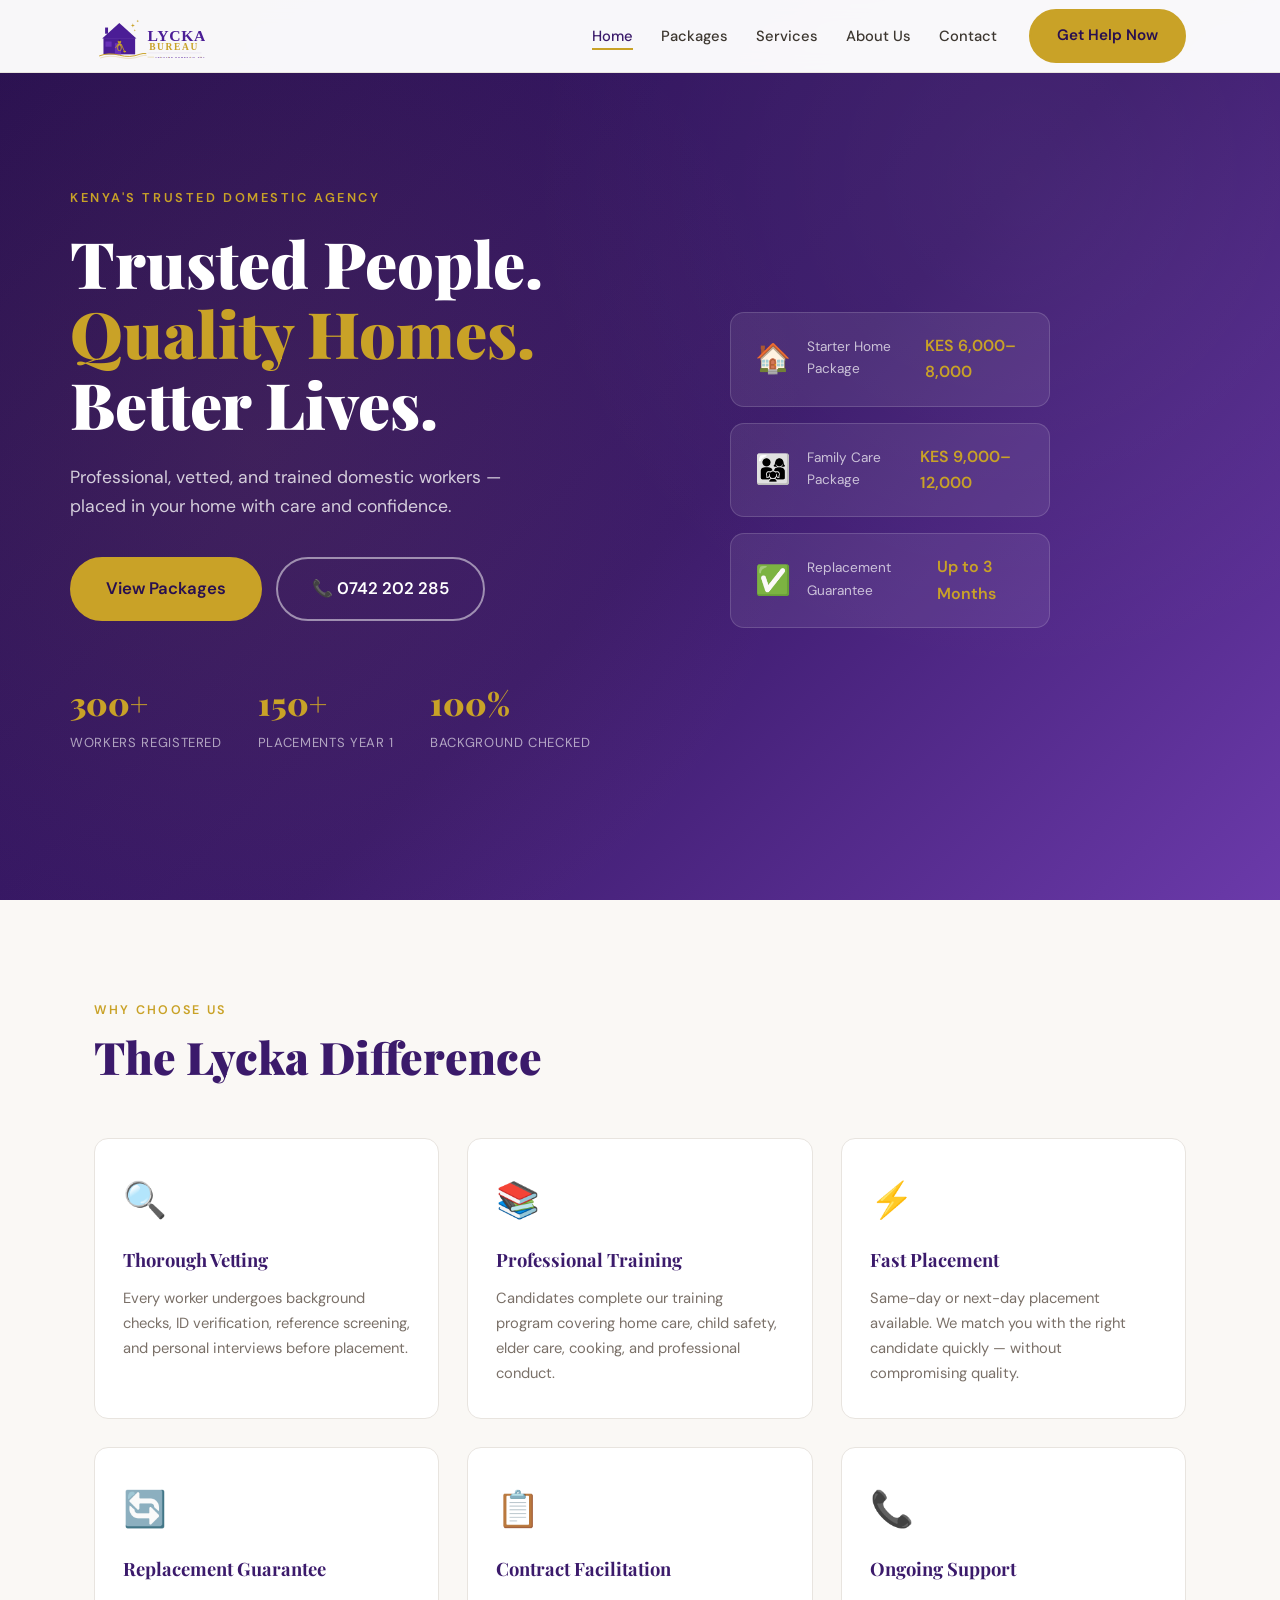
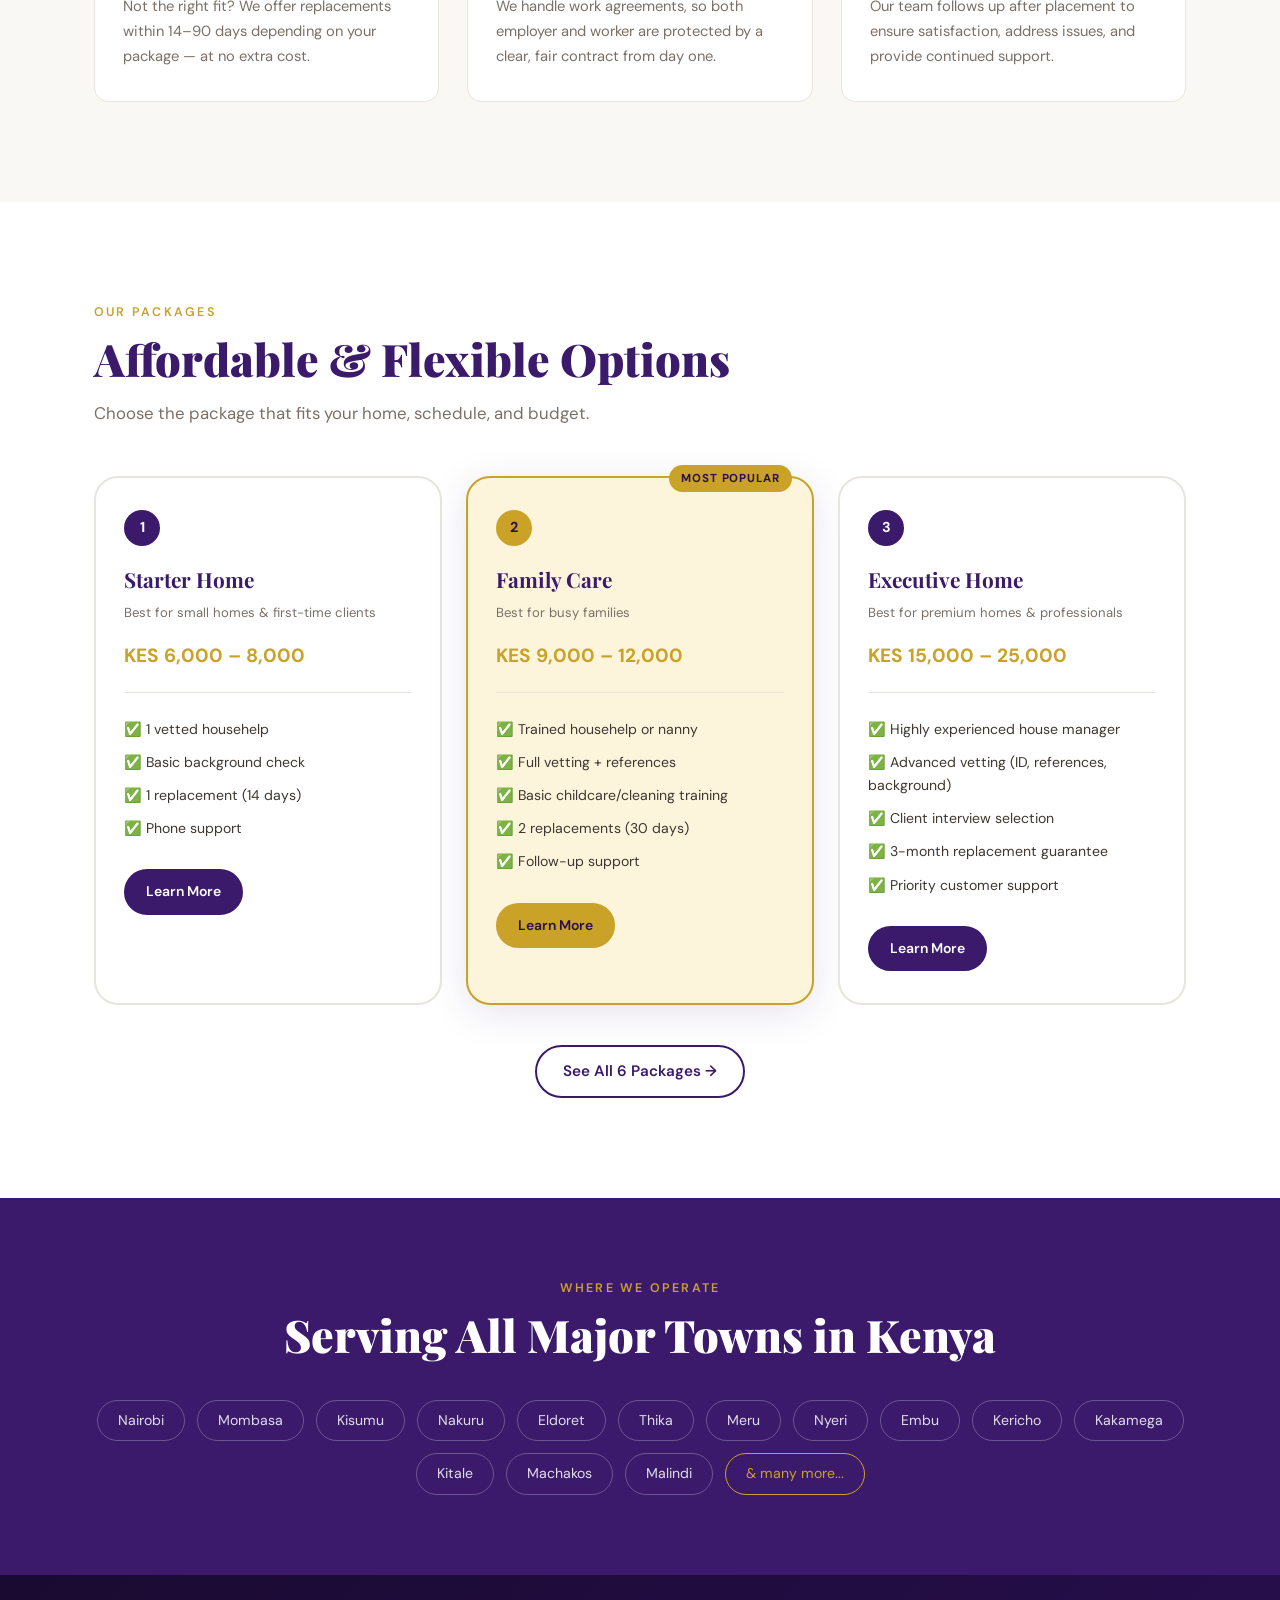
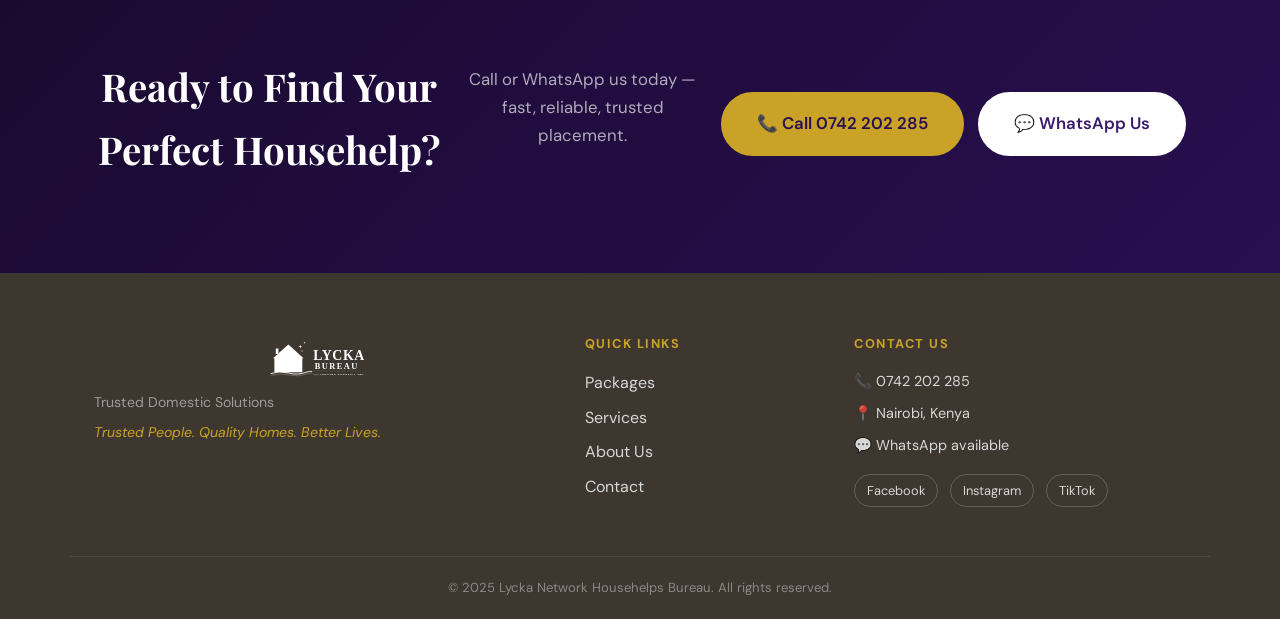
<file: index.html>
<!DOCTYPE html>
<html lang="en">
<head>
  <meta charset="UTF-8" />
  <meta name="viewport" content="width=device-width, initial-scale=1.0" />
  <title>Lycka Network – Trusted Domestic Solutions</title>
  <link rel="stylesheet" href="css/main.css" />
  <link href="https://fonts.googleapis.com/css2?family=Playfair+Display:wght@700;900&family=DM+Sans:wght@300;400;500;600&display=swap" rel="stylesheet" />
</head>
<body>

  <!-- NAV -->
  <nav class="nav" id="navbar">
    <div class="nav__inner">
      <a href="index.html" class="nav__logo">
        <img src="images/logo.svg" alt="Lycka Bureau" style="height:52px;width:auto;display:block;" />
      </a>
      <ul class="nav__links">
        <li><a href="index.html" class="active">Home</a></li>
        <li><a href="pages/packages.html">Packages</a></li>
        <li><a href="pages/services.html">Services</a></li>
        <li><a href="pages/about.html">About Us</a></li>
        <li><a href="pages/contact.html">Contact</a></li>
      </ul>
      <a href="pages/contact.html" class="btn btn--gold">Get Help Now</a>
      <button class="nav__burger" id="burger" aria-label="Menu">
        <span></span><span></span><span></span>
      </button>
    </div>
  </nav>

  <!-- HERO -->
  <header class="hero">
    <div class="hero__bg-pattern"></div>
    <div class="hero__content">
      <p class="hero__eyebrow">Kenya's Trusted Domestic Agency</p>
      <h1 class="hero__title">
        Trusted People.<br/>
        <span class="gold">Quality Homes.</span><br/>
        Better Lives.
      </h1>
      <p class="hero__sub">Professional, vetted, and trained domestic workers — placed in your home with care and confidence.</p>
      <div class="hero__cta">
        <a href="pages/packages.html" class="btn btn--gold btn--lg">View Packages</a>
        <a href="tel:0742202285" class="btn btn--outline btn--lg">📞 0742 202 285</a>
      </div>
      <div class="hero__trust">
        <div class="trust-item"><span class="trust-num">300+</span><span>Workers Registered</span></div>
        <div class="trust-item"><span class="trust-num">150+</span><span>Placements Year 1</span></div>
        <div class="trust-item"><span class="trust-num">100%</span><span>Background Checked</span></div>
      </div>
    </div>
    <div class="hero__visual">
      <div class="hero__card hero__card--1">
        <div class="card-icon">🏠</div>
        <p>Starter Home Package</p>
        <strong>KES 6,000–8,000</strong>
      </div>
      <div class="hero__card hero__card--2">
        <div class="card-icon">👨‍👩‍👧</div>
        <p>Family Care Package</p>
        <strong>KES 9,000–12,000</strong>
      </div>
      <div class="hero__card hero__card--3">
        <div class="card-icon">✅</div>
        <p>Replacement Guarantee</p>
        <strong>Up to 3 Months</strong>
      </div>
    </div>
  </header>

  <!-- WHY LYCKA -->
  <section class="why">
    <div class="container">
      <div class="section-label">Why Choose Us</div>
      <h2 class="section-title">The Lycka Difference</h2>
      <div class="why__grid">
        <div class="why__item">
          <div class="why__icon">🔍</div>
          <h3>Thorough Vetting</h3>
          <p>Every worker undergoes background checks, ID verification, reference screening, and personal interviews before placement.</p>
        </div>
        <div class="why__item">
          <div class="why__icon">📚</div>
          <h3>Professional Training</h3>
          <p>Candidates complete our training program covering home care, child safety, elder care, cooking, and professional conduct.</p>
        </div>
        <div class="why__item">
          <div class="why__icon">⚡</div>
          <h3>Fast Placement</h3>
          <p>Same-day or next-day placement available. We match you with the right candidate quickly — without compromising quality.</p>
        </div>
        <div class="why__item">
          <div class="why__icon">🔄</div>
          <h3>Replacement Guarantee</h3>
          <p>Not the right fit? We offer replacements within 14–90 days depending on your package — at no extra cost.</p>
        </div>
        <div class="why__item">
          <div class="why__icon">📋</div>
          <h3>Contract Facilitation</h3>
          <p>We handle work agreements, so both employer and worker are protected by a clear, fair contract from day one.</p>
        </div>
        <div class="why__item">
          <div class="why__icon">📞</div>
          <h3>Ongoing Support</h3>
          <p>Our team follows up after placement to ensure satisfaction, address issues, and provide continued support.</p>
        </div>
      </div>
    </div>
  </section>

  <!-- PACKAGES PREVIEW -->
  <section class="packages-preview">
    <div class="container">
      <div class="section-label">Our Packages</div>
      <h2 class="section-title">Affordable & Flexible Options</h2>
      <p class="section-sub">Choose the package that fits your home, schedule, and budget.</p>
      <div class="pkg__grid">

        <div class="pkg-card">
          <div class="pkg-card__badge">1</div>
          <h3>Starter Home</h3>
          <p class="pkg-card__sub">Best for small homes & first-time clients</p>
          <div class="pkg-card__price">KES 6,000 – 8,000</div>
          <ul>
            <li>✅ 1 vetted househelp</li>
            <li>✅ Basic background check</li>
            <li>✅ 1 replacement (14 days)</li>
            <li>✅ Phone support</li>
          </ul>
          <a href="pages/packages.html" class="btn btn--purple btn--sm">Learn More</a>
        </div>

        <div class="pkg-card pkg-card--featured">
          <div class="pkg-card__badge">2</div>
          <div class="pkg-card__popular">Most Popular</div>
          <h3>Family Care</h3>
          <p class="pkg-card__sub">Best for busy families</p>
          <div class="pkg-card__price">KES 9,000 – 12,000</div>
          <ul>
            <li>✅ Trained househelp or nanny</li>
            <li>✅ Full vetting + references</li>
            <li>✅ Basic childcare/cleaning training</li>
            <li>✅ 2 replacements (30 days)</li>
            <li>✅ Follow-up support</li>
          </ul>
          <a href="pages/packages.html" class="btn btn--gold btn--sm">Learn More</a>
        </div>

        <div class="pkg-card">
          <div class="pkg-card__badge">3</div>
          <h3>Executive Home</h3>
          <p class="pkg-card__sub">Best for premium homes & professionals</p>
          <div class="pkg-card__price">KES 15,000 – 25,000</div>
          <ul>
            <li>✅ Highly experienced house manager</li>
            <li>✅ Advanced vetting (ID, references, background)</li>
            <li>✅ Client interview selection</li>
            <li>✅ 3-month replacement guarantee</li>
            <li>✅ Priority customer support</li>
          </ul>
          <a href="pages/packages.html" class="btn btn--purple btn--sm">Learn More</a>
        </div>

      </div>
      <div class="packages-preview__more">
        <a href="pages/packages.html" class="btn btn--ghost">See All 6 Packages →</a>
      </div>
    </div>
  </section>

  <!-- SERVICE AREAS -->
  <section class="coverage">
    <div class="container">
      <div class="section-label">Where We Operate</div>
      <h2 class="section-title">Serving All Major Towns in Kenya</h2>
      <div class="coverage__grid">
        <span>Nairobi</span><span>Mombasa</span><span>Kisumu</span>
        <span>Nakuru</span><span>Eldoret</span><span>Thika</span>
        <span>Meru</span><span>Nyeri</span><span>Embu</span>
        <span>Kericho</span><span>Kakamega</span><span>Kitale</span>
        <span>Machakos</span><span>Malindi</span><span class="more">& many more...</span>
      </div>
    </div>
  </section>

  <!-- CTA BANNER -->
  <section class="cta-banner">
    <div class="container">
      <h2>Ready to Find Your Perfect Househelp?</h2>
      <p>Call or WhatsApp us today — fast, reliable, trusted placement.</p>
      <a href="tel:0742202285" class="btn btn--gold btn--lg">📞 Call 0742 202 285</a>
      <a href="https://wa.me/254742202285" target="_blank" class="btn btn--white btn--lg">💬 WhatsApp Us</a>
    </div>
  </section>

  <!-- FOOTER -->
  <footer class="footer">
    <div class="container footer__inner">
      <div class="footer__brand">
        <div class="nav__logo"><img src="images/logo.svg" alt="Lycka Bureau" style="height:46px;width:auto;display:block;filter:brightness(0) invert(1);" /></div>
        <p>Trusted Domestic Solutions</p>
        <p class="footer__tagline">Trusted People. Quality Homes. Better Lives.</p>
      </div>
      <div class="footer__links">
        <h4>Quick Links</h4>
        <ul>
          <li><a href="pages/packages.html">Packages</a></li>
          <li><a href="pages/services.html">Services</a></li>
          <li><a href="pages/about.html">About Us</a></li>
          <li><a href="pages/contact.html">Contact</a></li>
        </ul>
      </div>
      <div class="footer__contact">
        <h4>Contact Us</h4>
        <p>📞 <a href="tel:0742202285">0742 202 285</a></p>
        <p>📍 Nairobi, Kenya</p>
        <p>💬 WhatsApp available</p>
        <div class="footer__social">
          <a href="#">Facebook</a>
          <a href="#">Instagram</a>
          <a href="#">TikTok</a>
        </div>
      </div>
    </div>
    <div class="footer__bottom">
      <p>© 2025 Lycka Network Househelps Bureau. All rights reserved.</p>
    </div>
  </footer>

  <script src="js/main.js"></script>
</body>
</html>
</file>
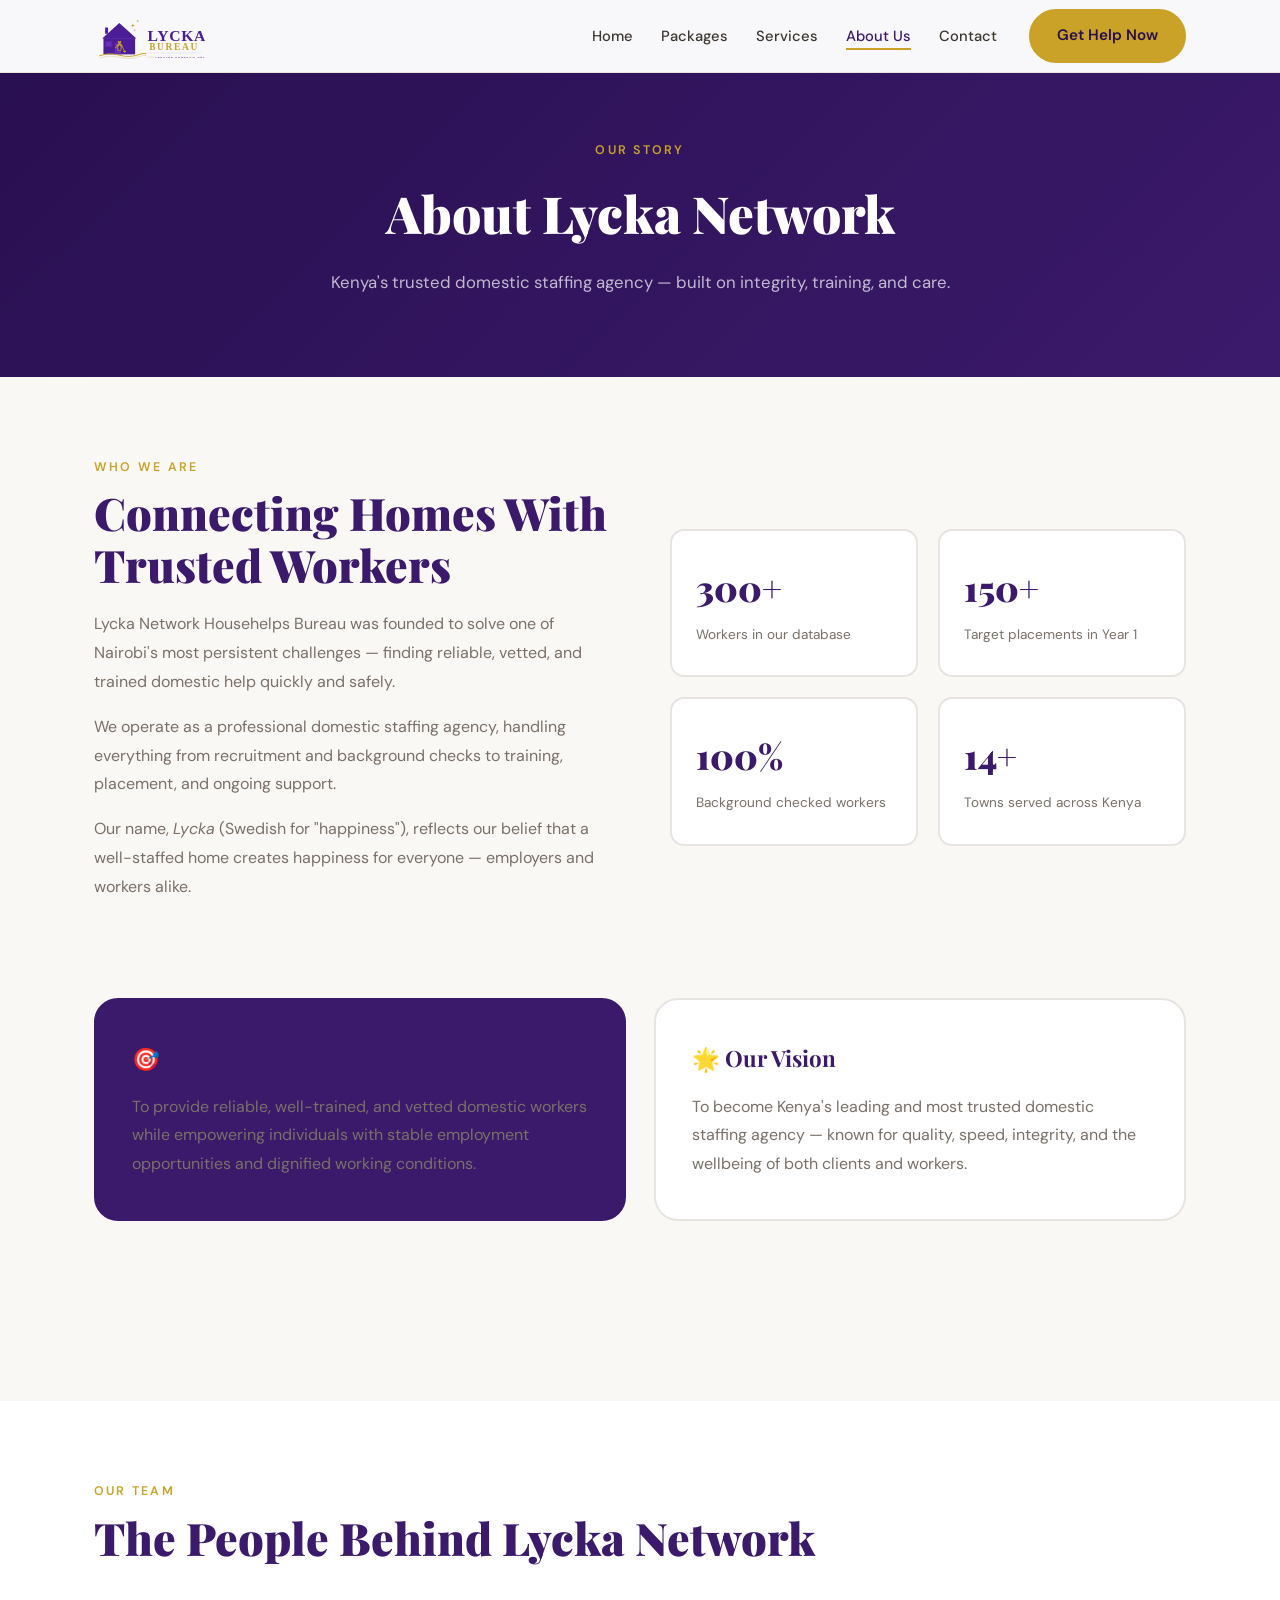
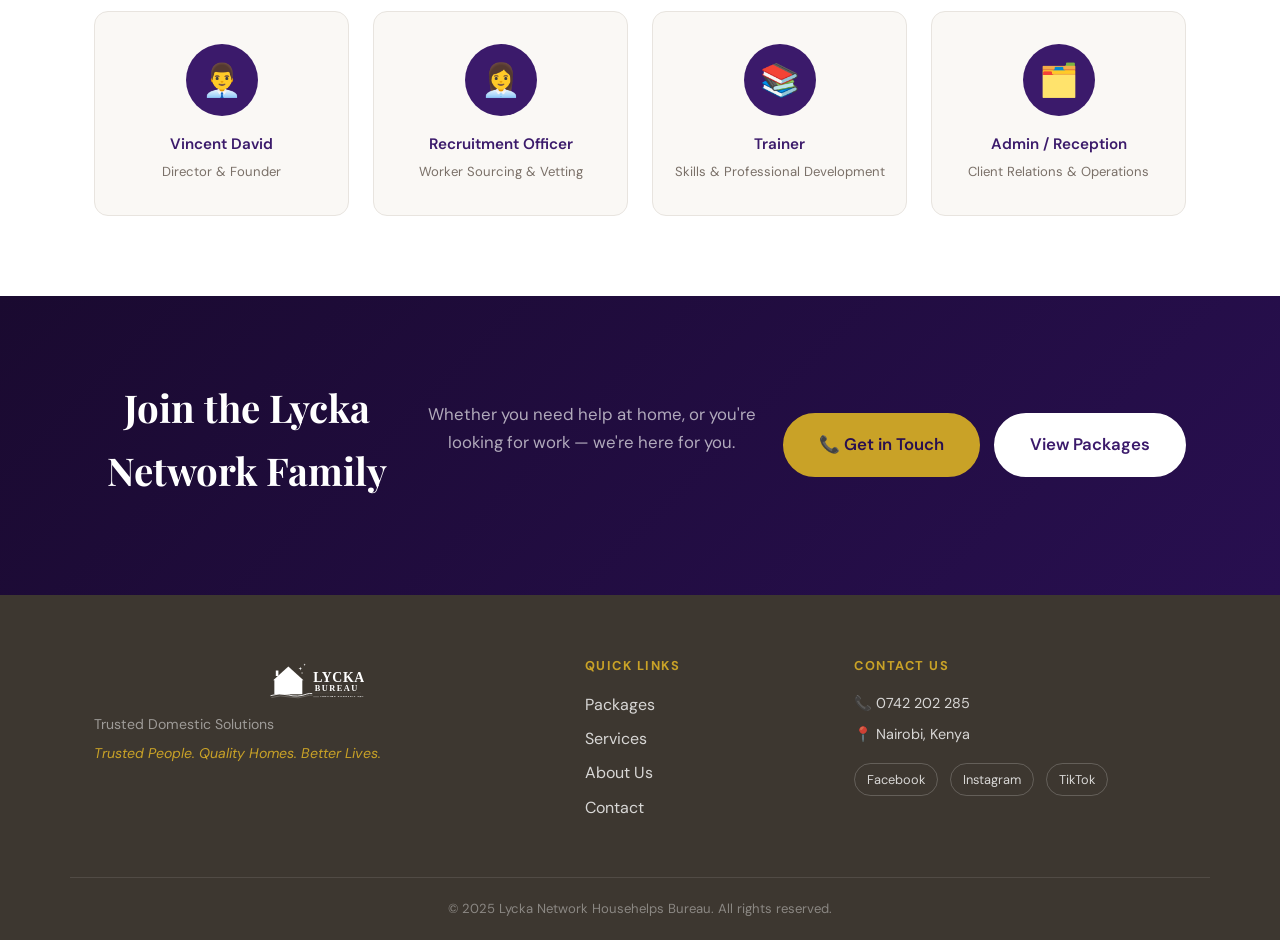
<file: pages/about.html>
<!DOCTYPE html>
<html lang="en">
<head>
  <meta charset="UTF-8" />
  <meta name="viewport" content="width=device-width, initial-scale=1.0" />
  <title>About Us – Lycka Network</title>
  <link rel="stylesheet" href="../css/main.css" />
  <link href="https://fonts.googleapis.com/css2?family=Playfair+Display:wght@700;900&family=DM+Sans:wght@300;400;500;600&display=swap" rel="stylesheet" />
  <style>
    .about-section { padding: 80px 0 100px; background: var(--off-white); }
    .about__intro {
      display: grid;
      grid-template-columns: 1fr 1fr;
      gap: 60px;
      align-items: center;
      margin-bottom: 80px;
    }
    .about__text .section-title { margin-bottom: 20px; }
    .about__text p { color: var(--gray-500); line-height: 1.8; margin-bottom: 16px; }
    .about__stats {
      display: grid;
      grid-template-columns: repeat(2, 1fr);
      gap: 20px;
    }
    .stat-box {
      background: var(--white);
      border-radius: var(--radius);
      padding: 28px 24px;
      border: 2px solid var(--gray-200);
      transition: var(--transition);
    }
    .stat-box:hover { border-color: var(--gold); transform: translateY(-4px); }
    .stat-box strong {
      display: block;
      font-family: 'Playfair Display', serif;
      font-size: 2.2rem;
      color: var(--purple);
      font-weight: 900;
      margin-bottom: 4px;
    }
    .stat-box span { font-size: 0.85rem; color: var(--gray-500); }

    .mission-vision {
      display: grid;
      grid-template-columns: 1fr 1fr;
      gap: 28px;
      margin-bottom: 80px;
    }
    .mv-card {
      background: var(--white);
      border-radius: var(--radius-lg);
      padding: 40px 36px;
      border: 2px solid var(--gray-200);
    }
    .mv-card--purple { background: var(--purple); border-color: var(--purple); }
    .mv-card--purple h3 { color: var(--gold); }
    .mv-card--purple p { color: rgba(255,255,255,0.75); }
    .mv-card h3 {
      font-family: 'Playfair Display', serif;
      font-size: 1.4rem;
      color: var(--purple);
      margin-bottom: 16px;
    }
    .mv-card p { color: var(--gray-500); line-height: 1.8; }

    .team { padding: 80px 0; background: var(--white); }
    .team__grid {
      display: grid;
      grid-template-columns: repeat(4, 1fr);
      gap: 24px;
      margin-top: 48px;
    }
    .team-card {
      text-align: center;
      padding: 32px 20px;
      background: var(--off-white);
      border-radius: var(--radius);
      border: 1px solid var(--gray-200);
      transition: var(--transition);
    }
    .team-card:hover { transform: translateY(-6px); box-shadow: var(--shadow); }
    .team-card__avatar {
      width: 72px; height: 72px;
      background: var(--purple);
      border-radius: 50%;
      margin: 0 auto 16px;
      display: flex;
      align-items: center;
      justify-content: center;
      font-size: 2rem;
    }
    .team-card h4 { font-size: 0.95rem; font-weight: 600; color: var(--purple); margin-bottom: 4px; }
    .team-card p { font-size: 0.82rem; color: var(--gray-500); }

    @media (max-width: 900px) {
      .about__intro { grid-template-columns: 1fr; }
      .mission-vision { grid-template-columns: 1fr; }
      .team__grid { grid-template-columns: repeat(2, 1fr); }
    }
    @media (max-width: 600px) {
      .about__stats { grid-template-columns: 1fr 1fr; }
      .team__grid { grid-template-columns: 1fr 1fr; }
    }
  </style>
</head>
<body>

  <nav class="nav" id="navbar">
    <div class="nav__inner">
      <a href="../index.html" class="nav__logo">
        <img src="../images/logo.svg" alt="Lycka Bureau" style="height:52px;width:auto;display:block;" />
      </a>
      <ul class="nav__links">
        <li><a href="../index.html">Home</a></li>
        <li><a href="packages.html">Packages</a></li>
        <li><a href="services.html">Services</a></li>
        <li><a href="about.html" class="active">About Us</a></li>
        <li><a href="contact.html">Contact</a></li>
      </ul>
      <a href="contact.html" class="btn btn--gold">Get Help Now</a>
      <button class="nav__burger" id="burger" aria-label="Menu"><span></span><span></span><span></span></button>
    </div>
  </nav>

  <div class="page-hero">
    <div class="section-label">Our Story</div>
    <h1>About Lycka Network</h1>
    <p>Kenya's trusted domestic staffing agency — built on integrity, training, and care.</p>
  </div>

  <section class="about-section">
    <div class="container">
      <div class="about__intro">
        <div class="about__text reveal">
          <div class="section-label">Who We Are</div>
          <h2 class="section-title">Connecting Homes With Trusted Workers</h2>
          <p>Lycka Network Househelps Bureau was founded to solve one of Nairobi's most persistent challenges — finding reliable, vetted, and trained domestic help quickly and safely.</p>
          <p>We operate as a professional domestic staffing agency, handling everything from recruitment and background checks to training, placement, and ongoing support.</p>
          <p>Our name, <em>Lycka</em> (Swedish for "happiness"), reflects our belief that a well-staffed home creates happiness for everyone — employers and workers alike.</p>
        </div>
        <div class="about__stats reveal">
          <div class="stat-box">
            <strong>300+</strong>
            <span>Workers in our database</span>
          </div>
          <div class="stat-box">
            <strong>150+</strong>
            <span>Target placements in Year 1</span>
          </div>
          <div class="stat-box">
            <strong>100%</strong>
            <span>Background checked workers</span>
          </div>
          <div class="stat-box">
            <strong>14+</strong>
            <span>Towns served across Kenya</span>
          </div>
        </div>
      </div>

      <div class="mission-vision">
        <div class="mv-card mv-card--purple reveal">
          <h3>🎯 Our Mission</h3>
          <p>To provide reliable, well-trained, and vetted domestic workers while empowering individuals with stable employment opportunities and dignified working conditions.</p>
        </div>
        <div class="mv-card reveal">
          <h3>🌟 Our Vision</h3>
          <p>To become Kenya's leading and most trusted domestic staffing agency — known for quality, speed, integrity, and the wellbeing of both clients and workers.</p>
        </div>
      </div>
    </div>
  </section>

  <section class="team">
    <div class="container">
      <div class="section-label">Our Team</div>
      <h2 class="section-title">The People Behind Lycka Network</h2>
      <div class="team__grid">
        <div class="team-card reveal">
          <div class="team-card__avatar">👨‍💼</div>
          <h4>Vincent David</h4>
          <p>Director & Founder</p>
        </div>
        <div class="team-card reveal">
          <div class="team-card__avatar">👩‍💼</div>
          <h4>Recruitment Officer</h4>
          <p>Worker Sourcing & Vetting</p>
        </div>
        <div class="team-card reveal">
          <div class="team-card__avatar">📚</div>
          <h4>Trainer</h4>
          <p>Skills & Professional Development</p>
        </div>
        <div class="team-card reveal">
          <div class="team-card__avatar">🗂️</div>
          <h4>Admin / Reception</h4>
          <p>Client Relations & Operations</p>
        </div>
      </div>
    </div>
  </section>

  <section class="cta-banner">
    <div class="container">
      <h2>Join the Lycka Network Family</h2>
      <p>Whether you need help at home, or you're looking for work — we're here for you.</p>
      <a href="contact.html" class="btn btn--gold btn--lg">📞 Get in Touch</a>
      <a href="packages.html" class="btn btn--white btn--lg">View Packages</a>
    </div>
  </section>

  <footer class="footer">
    <div class="container footer__inner">
      <div class="footer__brand">
        <div class="nav__logo"><img src="../images/logo.svg" alt="Lycka Bureau" style="height:46px;width:auto;display:block;filter:brightness(0) invert(1);" /></div>
        <p>Trusted Domestic Solutions</p>
        <p class="footer__tagline">Trusted People. Quality Homes. Better Lives.</p>
      </div>
      <div class="footer__links">
        <h4>Quick Links</h4>
        <ul>
          <li><a href="packages.html">Packages</a></li>
          <li><a href="services.html">Services</a></li>
          <li><a href="about.html">About Us</a></li>
          <li><a href="contact.html">Contact</a></li>
        </ul>
      </div>
      <div class="footer__contact">
        <h4>Contact Us</h4>
        <p>📞 <a href="tel:0742202285">0742 202 285</a></p>
        <p>📍 Nairobi, Kenya</p>
        <div class="footer__social"><a href="#">Facebook</a><a href="#">Instagram</a><a href="#">TikTok</a></div>
      </div>
    </div>
    <div class="footer__bottom"><p>© 2025 Lycka Network Househelps Bureau. All rights reserved.</p></div>
  </footer>

  <script src="../js/main.js"></script>
</body>
</html>
</file>
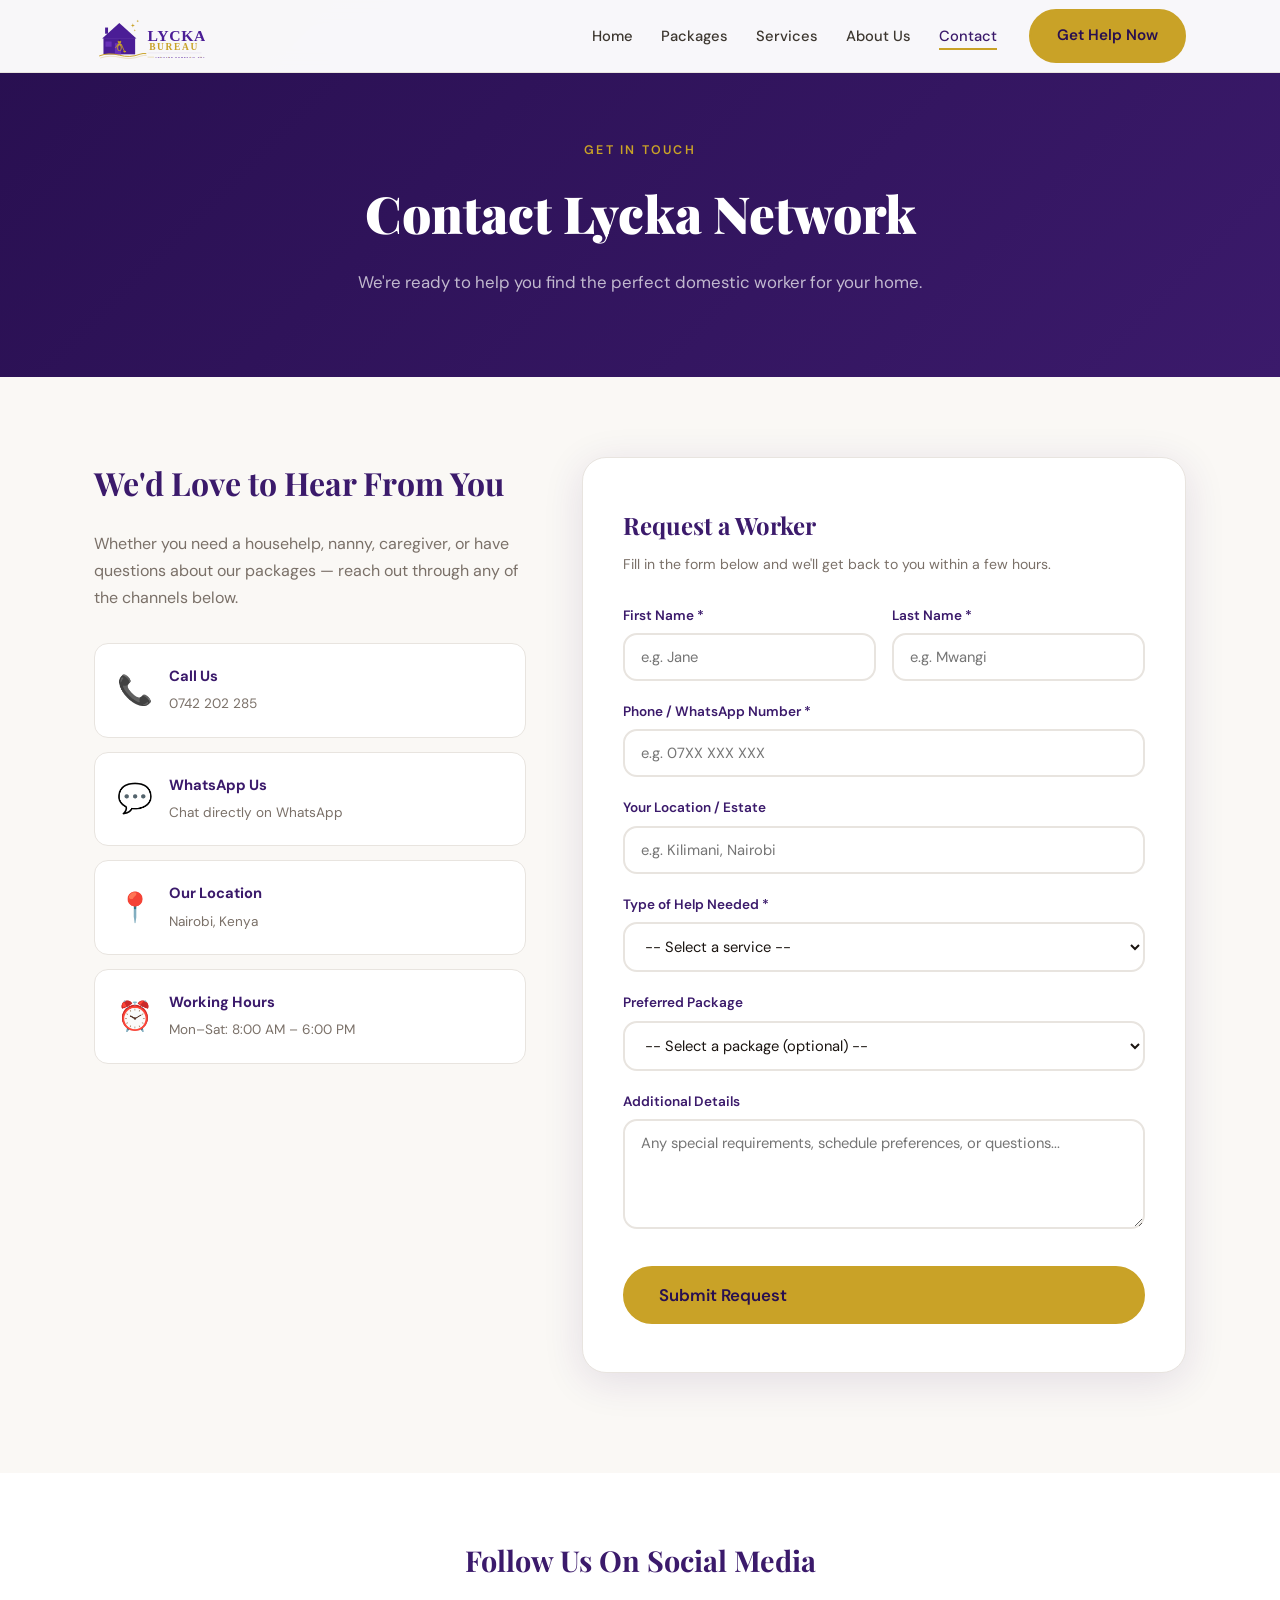
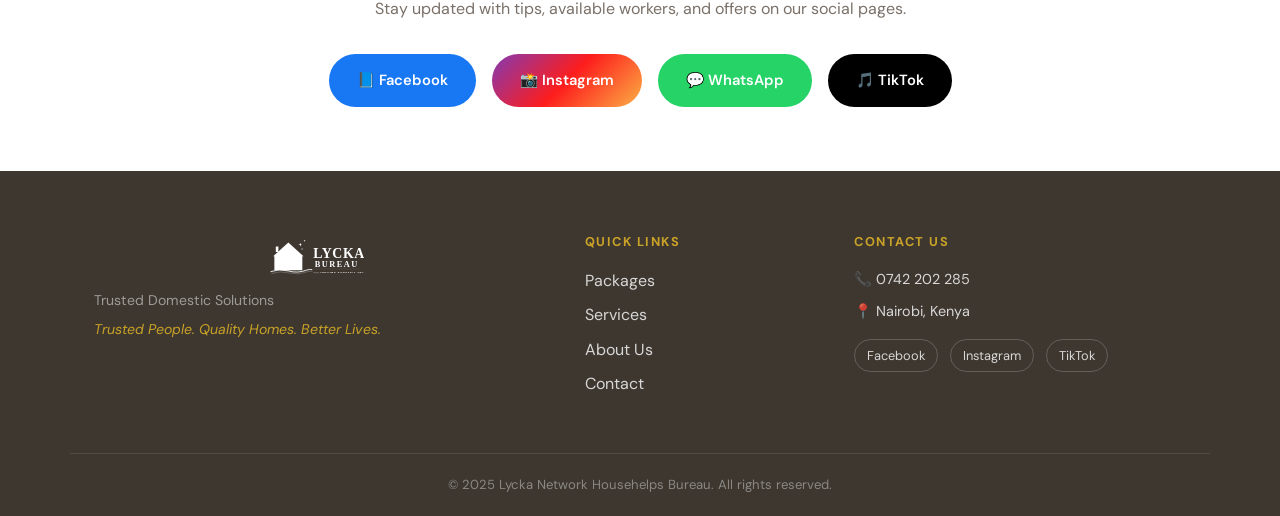
<file: pages/contact.html>
<!DOCTYPE html>
<html lang="en">
<head>
  <meta charset="UTF-8" />
  <meta name="viewport" content="width=device-width, initial-scale=1.0" />
  <title>Contact Us – Lycka Network</title>
  <link rel="stylesheet" href="../css/main.css" />
  <link href="https://fonts.googleapis.com/css2?family=Playfair+Display:wght@700;900&family=DM+Sans:wght@300;400;500;600&display=swap" rel="stylesheet" />
  <style>
    .contact-section { padding: 80px 0 100px; background: var(--off-white); }
    .contact__layout {
      display: grid;
      grid-template-columns: 1fr 1.4fr;
      gap: 56px;
      align-items: start;
    }
    .contact__info {}
    .contact__info h2 {
      font-family: 'Playfair Display', serif;
      font-size: 2rem;
      color: var(--purple);
      margin-bottom: 20px;
    }
    .contact__info p { color: var(--gray-500); margin-bottom: 32px; line-height: 1.7; }

    .contact-method {
      display: flex;
      gap: 16px;
      align-items: center;
      background: var(--white);
      border-radius: var(--radius);
      padding: 20px 22px;
      margin-bottom: 14px;
      border: 1px solid var(--gray-200);
      transition: var(--transition);
      text-decoration: none;
      color: inherit;
    }
    .contact-method:hover { border-color: var(--gold); transform: translateX(6px); }
    .contact-method__icon { font-size: 1.8rem; flex-shrink: 0; }
    .contact-method strong { display: block; color: var(--purple); font-size: 0.92rem; margin-bottom: 2px; }
    .contact-method span { font-size: 0.85rem; color: var(--gray-500); }

    /* FORM */
    .contact-form {
      background: var(--white);
      border-radius: var(--radius-lg);
      padding: 48px 40px;
      border: 1px solid var(--gray-200);
      box-shadow: var(--shadow);
    }
    .contact-form h3 {
      font-family: 'Playfair Display', serif;
      font-size: 1.5rem;
      color: var(--purple);
      margin-bottom: 8px;
    }
    .contact-form > p { font-size: 0.88rem; color: var(--gray-500); margin-bottom: 28px; }

    .form-group { margin-bottom: 20px; }
    .form-group label {
      display: block;
      font-size: 0.85rem;
      font-weight: 600;
      color: var(--purple);
      margin-bottom: 6px;
    }
    .form-group input,
    .form-group select,
    .form-group textarea {
      width: 100%;
      padding: 12px 16px;
      border: 2px solid var(--gray-200);
      border-radius: var(--radius);
      font-family: 'DM Sans', sans-serif;
      font-size: 0.92rem;
      color: var(--text);
      background: var(--white);
      transition: border-color 0.2s;
      outline: none;
    }
    .form-group input:focus,
    .form-group select:focus,
    .form-group textarea:focus { border-color: var(--purple); }
    .form-group textarea { min-height: 110px; resize: vertical; }
    .form-row { display: grid; grid-template-columns: 1fr 1fr; gap: 16px; }

    .form-submit { width: 100%; margin-top: 8px; }

    .form-success {
      display: none;
      background: #e8f5e9;
      color: #2e7d32;
      border-radius: var(--radius);
      padding: 16px 20px;
      margin-top: 16px;
      font-size: 0.92rem;
      font-weight: 500;
    }

    .social-links { padding: 64px 0; background: var(--white); text-align: center; }
    .social-links h2 {
      font-family: 'Playfair Display', serif;
      font-size: 1.8rem;
      color: var(--purple);
      margin-bottom: 12px;
    }
    .social-links p { color: var(--gray-500); margin-bottom: 32px; }
    .social__btns { display: flex; gap: 16px; justify-content: center; flex-wrap: wrap; }
    .social__btn {
      display: flex;
      align-items: center;
      gap: 10px;
      padding: 14px 28px;
      border-radius: 50px;
      font-weight: 600;
      font-size: 0.92rem;
      transition: var(--transition);
      cursor: pointer;
    }
    .social__btn--fb { background: #1877F2; color: white; }
    .social__btn--ig { background: linear-gradient(135deg, #833ab4, #fd1d1d, #fcb045); color: white; }
    .social__btn--wa { background: #25D366; color: white; }
    .social__btn--tk { background: #000; color: white; }
    .social__btn:hover { transform: translateY(-3px); box-shadow: 0 8px 24px rgba(0,0,0,0.2); }

    @media (max-width: 860px) {
      .contact__layout { grid-template-columns: 1fr; }
      .contact-form { padding: 32px 24px; }
    }
    @media (max-width: 500px) {
      .form-row { grid-template-columns: 1fr; }
    }
  </style>
</head>
<body>

  <nav class="nav" id="navbar">
    <div class="nav__inner">
      <a href="../index.html" class="nav__logo">
        <img src="../images/logo.svg" alt="Lycka Bureau" style="height:52px;width:auto;display:block;" />
      </a>
      <ul class="nav__links">
        <li><a href="../index.html">Home</a></li>
        <li><a href="packages.html">Packages</a></li>
        <li><a href="services.html">Services</a></li>
        <li><a href="about.html">About Us</a></li>
        <li><a href="contact.html" class="active">Contact</a></li>
      </ul>
      <a href="contact.html" class="btn btn--gold">Get Help Now</a>
      <button class="nav__burger" id="burger" aria-label="Menu"><span></span><span></span><span></span></button>
    </div>
  </nav>

  <div class="page-hero">
    <div class="section-label">Get In Touch</div>
    <h1>Contact Lycka Network</h1>
    <p>We're ready to help you find the perfect domestic worker for your home.</p>
  </div>

  <section class="contact-section">
    <div class="container">
      <div class="contact__layout">

        <!-- INFO -->
        <div class="contact__info reveal">
          <h2>We'd Love to Hear From You</h2>
          <p>Whether you need a househelp, nanny, caregiver, or have questions about our packages — reach out through any of the channels below.</p>

          <a href="tel:0742202285" class="contact-method">
            <div class="contact-method__icon">📞</div>
            <div>
              <strong>Call Us</strong>
              <span>0742 202 285</span>
            </div>
          </a>

          <a href="https://wa.me/254742202285" target="_blank" class="contact-method">
            <div class="contact-method__icon">💬</div>
            <div>
              <strong>WhatsApp Us</strong>
              <span>Chat directly on WhatsApp</span>
            </div>
          </a>

          <div class="contact-method">
            <div class="contact-method__icon">📍</div>
            <div>
              <strong>Our Location</strong>
              <span>Nairobi, Kenya</span>
            </div>
          </div>

          <div class="contact-method">
            <div class="contact-method__icon">⏰</div>
            <div>
              <strong>Working Hours</strong>
              <span>Mon–Sat: 8:00 AM – 6:00 PM</span>
            </div>
          </div>
        </div>

        <!-- FORM -->
        <div class="contact-form reveal">
          <h3>Request a Worker</h3>
          <p>Fill in the form below and we'll get back to you within a few hours.</p>

          <div class="form-row">
            <div class="form-group">
              <label for="fname">First Name *</label>
              <input type="text" id="fname" placeholder="e.g. Jane" required />
            </div>
            <div class="form-group">
              <label for="lname">Last Name *</label>
              <input type="text" id="lname" placeholder="e.g. Mwangi" required />
            </div>
          </div>

          <div class="form-group">
            <label for="phone">Phone / WhatsApp Number *</label>
            <input type="tel" id="phone" placeholder="e.g. 07XX XXX XXX" required />
          </div>

          <div class="form-group">
            <label for="location">Your Location / Estate</label>
            <input type="text" id="location" placeholder="e.g. Kilimani, Nairobi" />
          </div>

          <div class="form-group">
            <label for="service">Type of Help Needed *</label>
            <select id="service" required>
              <option value="">-- Select a service --</option>
              <option>Househelp</option>
              <option>Nanny</option>
              <option>Caregiver</option>
              <option>Cleaner</option>
              <option>Cook</option>
              <option>House Manager</option>
              <option>Temporary Help</option>
            </select>
          </div>

          <div class="form-group">
            <label for="package">Preferred Package</label>
            <select id="package">
              <option value="">-- Select a package (optional) --</option>
              <option>Starter Home – KES 6,000–8,000</option>
              <option>Family Care – KES 9,000–12,000</option>
              <option>Executive Home – KES 15,000–25,000</option>
              <option>Caregiver Package – KES 12,000–20,000</option>
              <option>Temporary Help</option>
              <option>Subscription Plan</option>
            </select>
          </div>

          <div class="form-group">
            <label for="message">Additional Details</label>
            <textarea id="message" placeholder="Any special requirements, schedule preferences, or questions..."></textarea>
          </div>

          <button class="btn btn--gold btn--lg form-submit" onclick="handleSubmit(event)">
            Submit Request
          </button>

          <div class="form-success" id="form-success">
            ✅ Thank you! We've received your request and will contact you shortly.
          </div>
        </div>

      </div>
    </div>
  </section>

  <section class="social-links">
    <div class="container">
      <h2>Follow Us On Social Media</h2>
      <p>Stay updated with tips, available workers, and offers on our social pages.</p>
      <div class="social__btns">
        <a href="#" class="social__btn social__btn--fb">📘 Facebook</a>
        <a href="#" class="social__btn social__btn--ig">📸 Instagram</a>
        <a href="https://wa.me/254742202285" target="_blank" class="social__btn social__btn--wa">💬 WhatsApp</a>
        <a href="#" class="social__btn social__btn--tk">🎵 TikTok</a>
      </div>
    </div>
  </section>

  <footer class="footer">
    <div class="container footer__inner">
      <div class="footer__brand">
        <div class="nav__logo"><img src="../images/logo.svg" alt="Lycka Bureau" style="height:46px;width:auto;display:block;filter:brightness(0) invert(1);" /></div>
        <p>Trusted Domestic Solutions</p>
        <p class="footer__tagline">Trusted People. Quality Homes. Better Lives.</p>
      </div>
      <div class="footer__links">
        <h4>Quick Links</h4>
        <ul>
          <li><a href="packages.html">Packages</a></li>
          <li><a href="services.html">Services</a></li>
          <li><a href="about.html">About Us</a></li>
          <li><a href="contact.html">Contact</a></li>
        </ul>
      </div>
      <div class="footer__contact">
        <h4>Contact Us</h4>
        <p>📞 <a href="tel:0742202285">0742 202 285</a></p>
        <p>📍 Nairobi, Kenya</p>
        <div class="footer__social"><a href="#">Facebook</a><a href="#">Instagram</a><a href="#">TikTok</a></div>
      </div>
    </div>
    <div class="footer__bottom"><p>© 2025 Lycka Network Househelps Bureau. All rights reserved.</p></div>
  </footer>

  <script src="../js/main.js"></script>
  <script>
    function handleSubmit(e) {
      e.preventDefault();
      const phone = document.getElementById('phone').value;
      const service = document.getElementById('service').value;
      const message = document.getElementById('message').value;
      if (!phone || !service) {
        alert('Please fill in all required fields.');
        return;
      }
      document.getElementById('form-success').style.display = 'block';
      // In production: send to backend / WhatsApp API
    }
  </script>
</body>
</html>
</file>
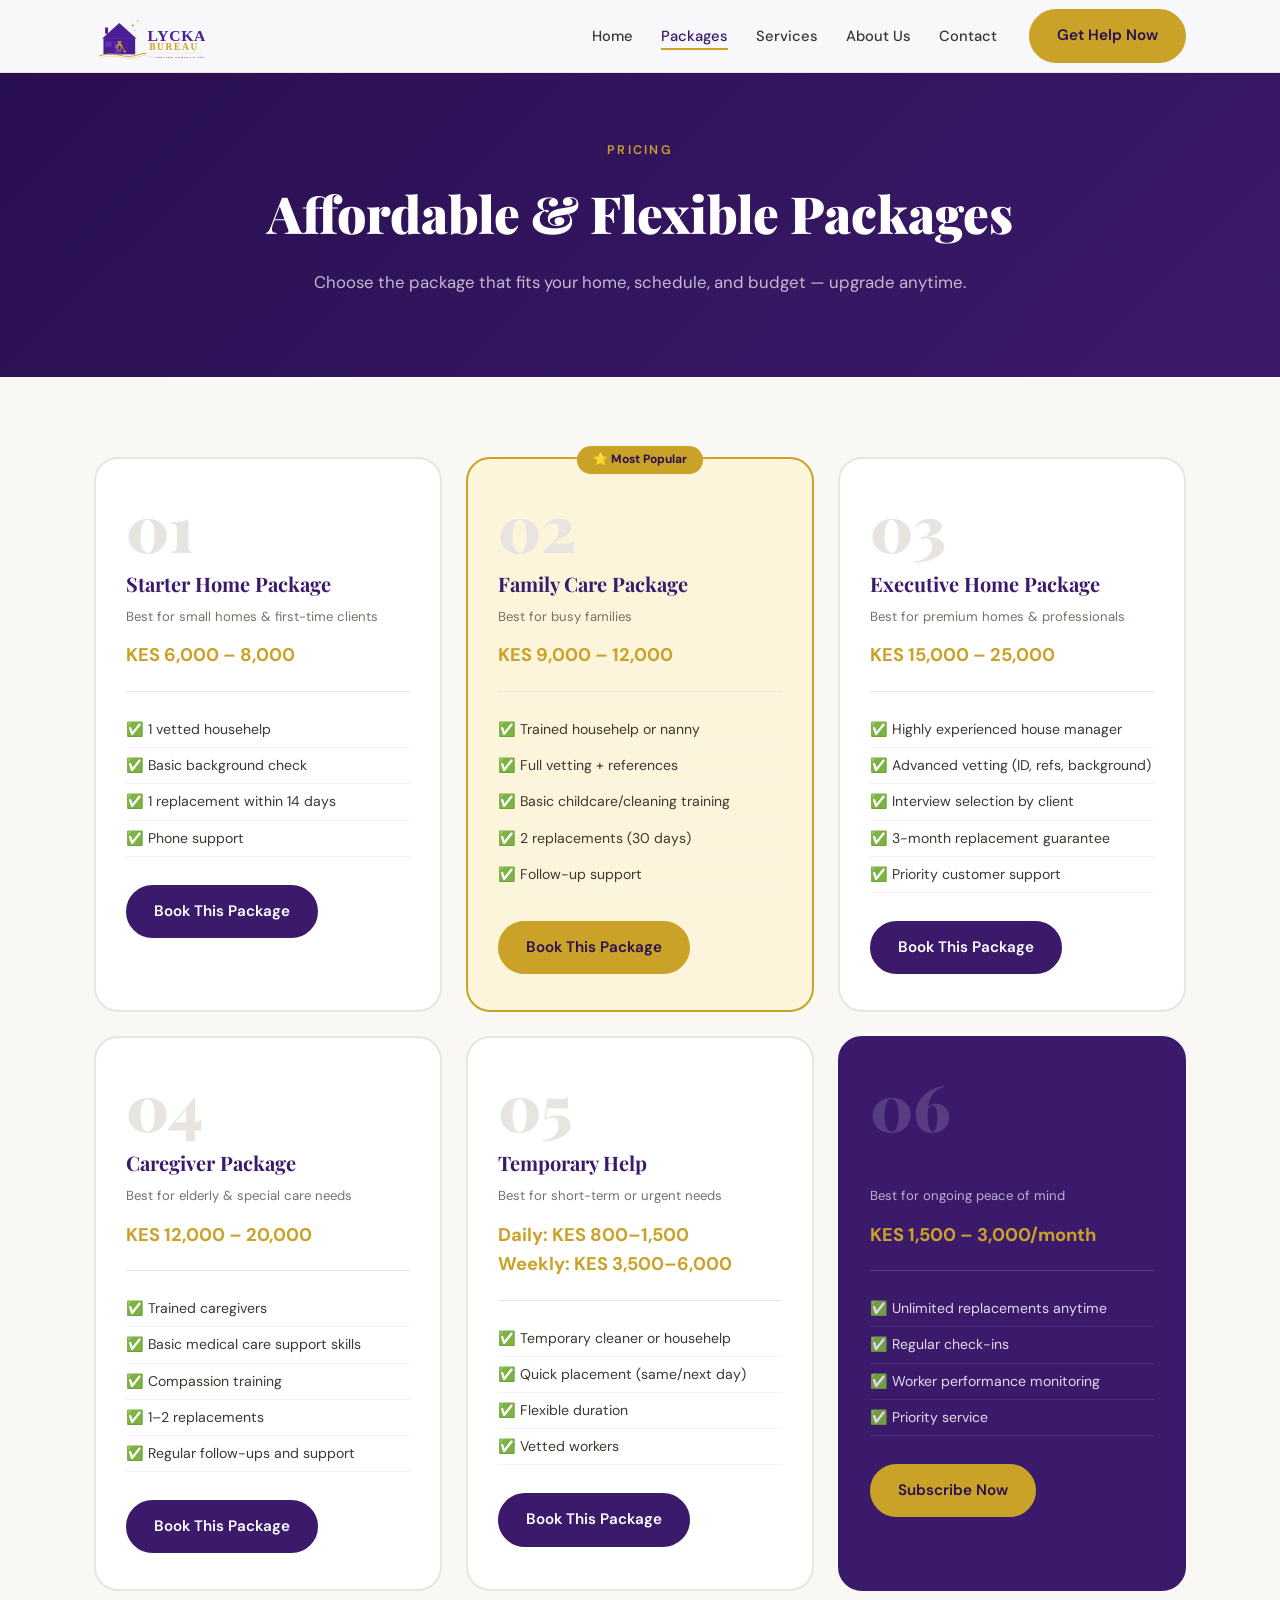
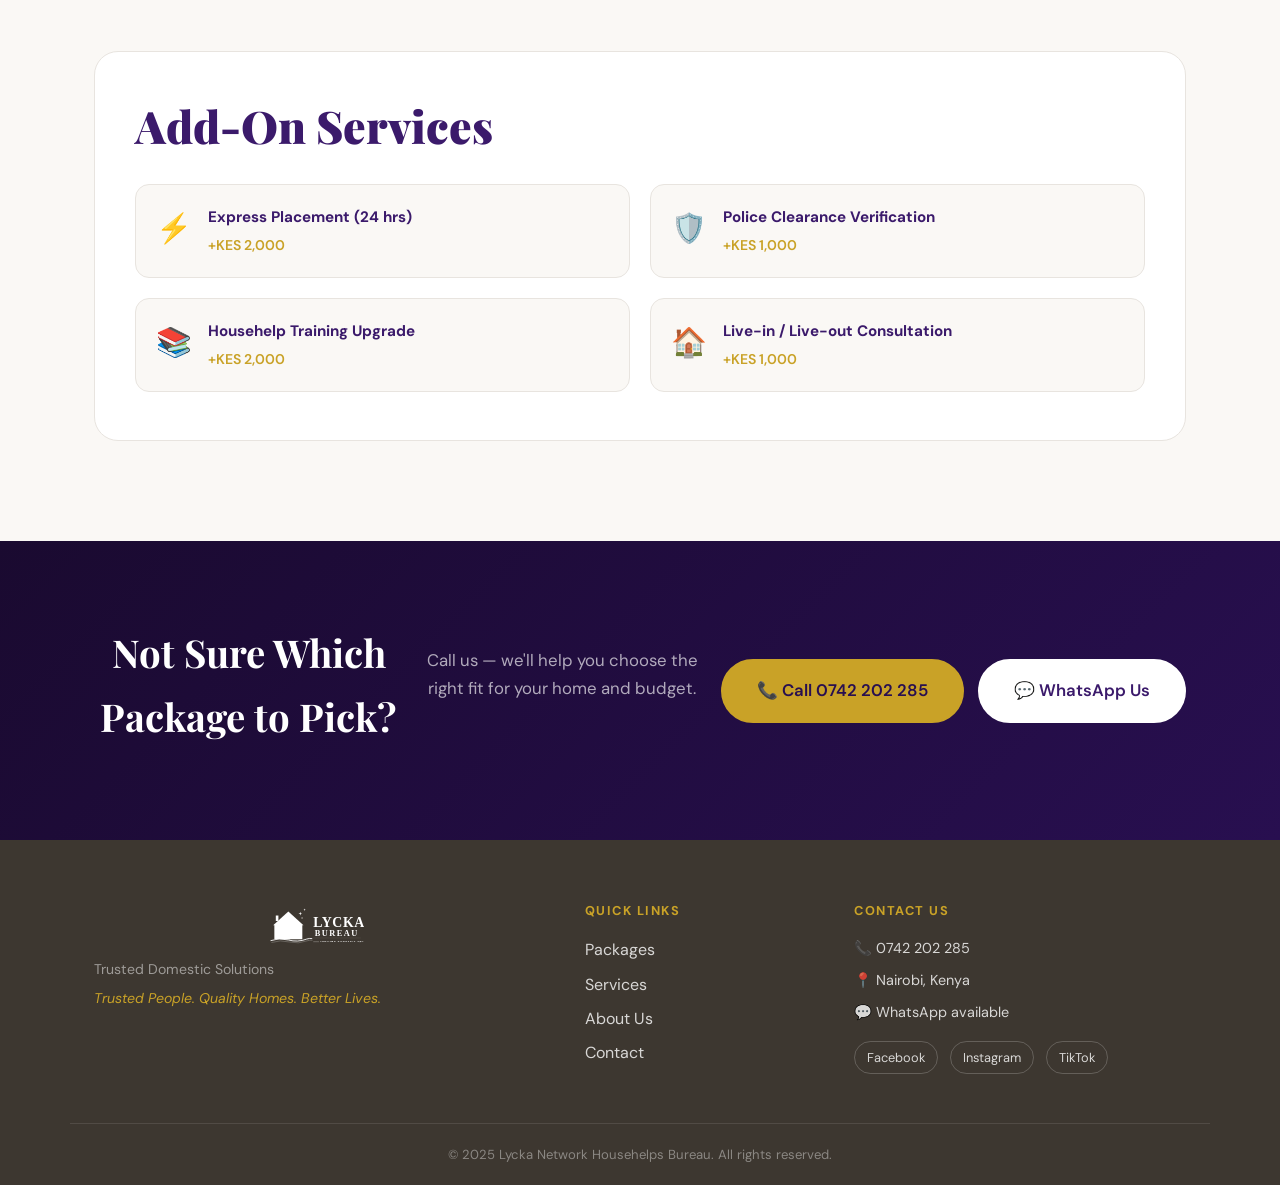
<file: pages/packages.html>
<!DOCTYPE html>
<html lang="en">
<head>
  <meta charset="UTF-8" />
  <meta name="viewport" content="width=device-width, initial-scale=1.0" />
  <title>Packages – Lycka Network</title>
  <link rel="stylesheet" href="../css/main.css" />
  <link rel="stylesheet" href="../css/packages.css" />
  <link href="https://fonts.googleapis.com/css2?family=Playfair+Display:wght@700;900&family=DM+Sans:wght@300;400;500;600&display=swap" rel="stylesheet" />
</head>
<body>

  <nav class="nav" id="navbar">
    <div class="nav__inner">
      <a href="../index.html" class="nav__logo">
        <img src="../images/logo.svg" alt="Lycka Bureau" style="height:52px;width:auto;display:block;" />
      </a>
      <ul class="nav__links">
        <li><a href="../index.html">Home</a></li>
        <li><a href="packages.html" class="active">Packages</a></li>
        <li><a href="services.html">Services</a></li>
        <li><a href="about.html">About Us</a></li>
        <li><a href="contact.html">Contact</a></li>
      </ul>
      <a href="contact.html" class="btn btn--gold">Get Help Now</a>
      <button class="nav__burger" id="burger" aria-label="Menu"><span></span><span></span><span></span></button>
    </div>
  </nav>

  <div class="page-hero">
    <div class="section-label">Pricing</div>
    <h1>Affordable & Flexible Packages</h1>
    <p>Choose the package that fits your home, schedule, and budget — upgrade anytime.</p>
  </div>

  <section class="pkgs-section">
    <div class="container">

      <div class="pkgs-full__grid">

        <!-- 1 -->
        <div class="pkgs-card reveal">
          <div class="pkgs-card__num">01</div>
          <div class="pkgs-card__body">
            <h3>Starter Home Package</h3>
            <p class="pkgs-card__best">Best for small homes & first-time clients</p>
            <div class="pkgs-card__price">KES 6,000 – 8,000</div>
            <ul class="pkgs-card__features">
              <li>✅ 1 vetted househelp</li>
              <li>✅ Basic background check</li>
              <li>✅ 1 replacement within 14 days</li>
              <li>✅ Phone support</li>
            </ul>
            <a href="contact.html" class="btn btn--purple">Book This Package</a>
          </div>
        </div>

        <!-- 2 -->
        <div class="pkgs-card pkgs-card--gold reveal">
          <div class="pkgs-badge">⭐ Most Popular</div>
          <div class="pkgs-card__num">02</div>
          <div class="pkgs-card__body">
            <h3>Family Care Package</h3>
            <p class="pkgs-card__best">Best for busy families</p>
            <div class="pkgs-card__price">KES 9,000 – 12,000</div>
            <ul class="pkgs-card__features">
              <li>✅ Trained househelp or nanny</li>
              <li>✅ Full vetting + references</li>
              <li>✅ Basic childcare/cleaning training</li>
              <li>✅ 2 replacements (30 days)</li>
              <li>✅ Follow-up support</li>
            </ul>
            <a href="contact.html" class="btn btn--gold">Book This Package</a>
          </div>
        </div>

        <!-- 3 -->
        <div class="pkgs-card reveal">
          <div class="pkgs-card__num">03</div>
          <div class="pkgs-card__body">
            <h3>Executive Home Package</h3>
            <p class="pkgs-card__best">Best for premium homes & professionals</p>
            <div class="pkgs-card__price">KES 15,000 – 25,000</div>
            <ul class="pkgs-card__features">
              <li>✅ Highly experienced house manager</li>
              <li>✅ Advanced vetting (ID, refs, background)</li>
              <li>✅ Interview selection by client</li>
              <li>✅ 3-month replacement guarantee</li>
              <li>✅ Priority customer support</li>
            </ul>
            <a href="contact.html" class="btn btn--purple">Book This Package</a>
          </div>
        </div>

        <!-- 4 -->
        <div class="pkgs-card reveal">
          <div class="pkgs-card__num">04</div>
          <div class="pkgs-card__body">
            <h3>Caregiver Package</h3>
            <p class="pkgs-card__best">Best for elderly & special care needs</p>
            <div class="pkgs-card__price">KES 12,000 – 20,000</div>
            <ul class="pkgs-card__features">
              <li>✅ Trained caregivers</li>
              <li>✅ Basic medical care support skills</li>
              <li>✅ Compassion training</li>
              <li>✅ 1–2 replacements</li>
              <li>✅ Regular follow-ups and support</li>
            </ul>
            <a href="contact.html" class="btn btn--purple">Book This Package</a>
          </div>
        </div>

        <!-- 5 -->
        <div class="pkgs-card reveal">
          <div class="pkgs-card__num">05</div>
          <div class="pkgs-card__body">
            <h3>Temporary Help</h3>
            <p class="pkgs-card__best">Best for short-term or urgent needs</p>
            <div class="pkgs-card__price">
              Daily: KES 800–1,500<br/>
              Weekly: KES 3,500–6,000
            </div>
            <ul class="pkgs-card__features">
              <li>✅ Temporary cleaner or househelp</li>
              <li>✅ Quick placement (same/next day)</li>
              <li>✅ Flexible duration</li>
              <li>✅ Vetted workers</li>
            </ul>
            <a href="contact.html" class="btn btn--purple">Book This Package</a>
          </div>
        </div>

        <!-- 6 -->
        <div class="pkgs-card pkgs-card--dark reveal">
          <div class="pkgs-card__num">06</div>
          <div class="pkgs-card__body">
            <h3>Subscription Plan</h3>
            <p class="pkgs-card__best">Best for ongoing peace of mind</p>
            <div class="pkgs-card__price">KES 1,500 – 3,000/month</div>
            <ul class="pkgs-card__features">
              <li>✅ Unlimited replacements anytime</li>
              <li>✅ Regular check-ins</li>
              <li>✅ Worker performance monitoring</li>
              <li>✅ Priority service</li>
            </ul>
            <a href="contact.html" class="btn btn--gold">Subscribe Now</a>
          </div>
        </div>

      </div>

      <!-- ADD-ONS -->
      <div class="addons reveal">
        <h2 class="section-title">Add-On Services</h2>
        <div class="addons__grid">
          <div class="addon-item">
            <span class="addon-icon">⚡</span>
            <div>
              <strong>Express Placement (24 hrs)</strong>
              <p>+KES 2,000</p>
            </div>
          </div>
          <div class="addon-item">
            <span class="addon-icon">🛡️</span>
            <div>
              <strong>Police Clearance Verification</strong>
              <p>+KES 1,000</p>
            </div>
          </div>
          <div class="addon-item">
            <span class="addon-icon">📚</span>
            <div>
              <strong>Househelp Training Upgrade</strong>
              <p>+KES 2,000</p>
            </div>
          </div>
          <div class="addon-item">
            <span class="addon-icon">🏠</span>
            <div>
              <strong>Live-in / Live-out Consultation</strong>
              <p>+KES 1,000</p>
            </div>
          </div>
        </div>
      </div>

    </div>
  </section>

  <section class="cta-banner">
    <div class="container">
      <h2>Not Sure Which Package to Pick?</h2>
      <p>Call us — we'll help you choose the right fit for your home and budget.</p>
      <a href="tel:0742202285" class="btn btn--gold btn--lg">📞 Call 0742 202 285</a>
      <a href="https://wa.me/254742202285" target="_blank" class="btn btn--white btn--lg">💬 WhatsApp Us</a>
    </div>
  </section>

  <footer class="footer">
    <div class="container footer__inner">
      <div class="footer__brand">
        <div class="nav__logo"><img src="../images/logo.svg" alt="Lycka Bureau" style="height:46px;width:auto;display:block;filter:brightness(0) invert(1);" /></div>
        <p>Trusted Domestic Solutions</p>
        <p class="footer__tagline">Trusted People. Quality Homes. Better Lives.</p>
      </div>
      <div class="footer__links">
        <h4>Quick Links</h4>
        <ul>
          <li><a href="packages.html">Packages</a></li>
          <li><a href="services.html">Services</a></li>
          <li><a href="about.html">About Us</a></li>
          <li><a href="contact.html">Contact</a></li>
        </ul>
      </div>
      <div class="footer__contact">
        <h4>Contact Us</h4>
        <p>📞 <a href="tel:0742202285">0742 202 285</a></p>
        <p>📍 Nairobi, Kenya</p>
        <p>💬 WhatsApp available</p>
        <div class="footer__social">
          <a href="#">Facebook</a><a href="#">Instagram</a><a href="#">TikTok</a>
        </div>
      </div>
    </div>
    <div class="footer__bottom"><p>© 2025 Lycka Network Househelps Bureau. All rights reserved.</p></div>
  </footer>

  <script src="../js/main.js"></script>
</body>
</html>
</file>
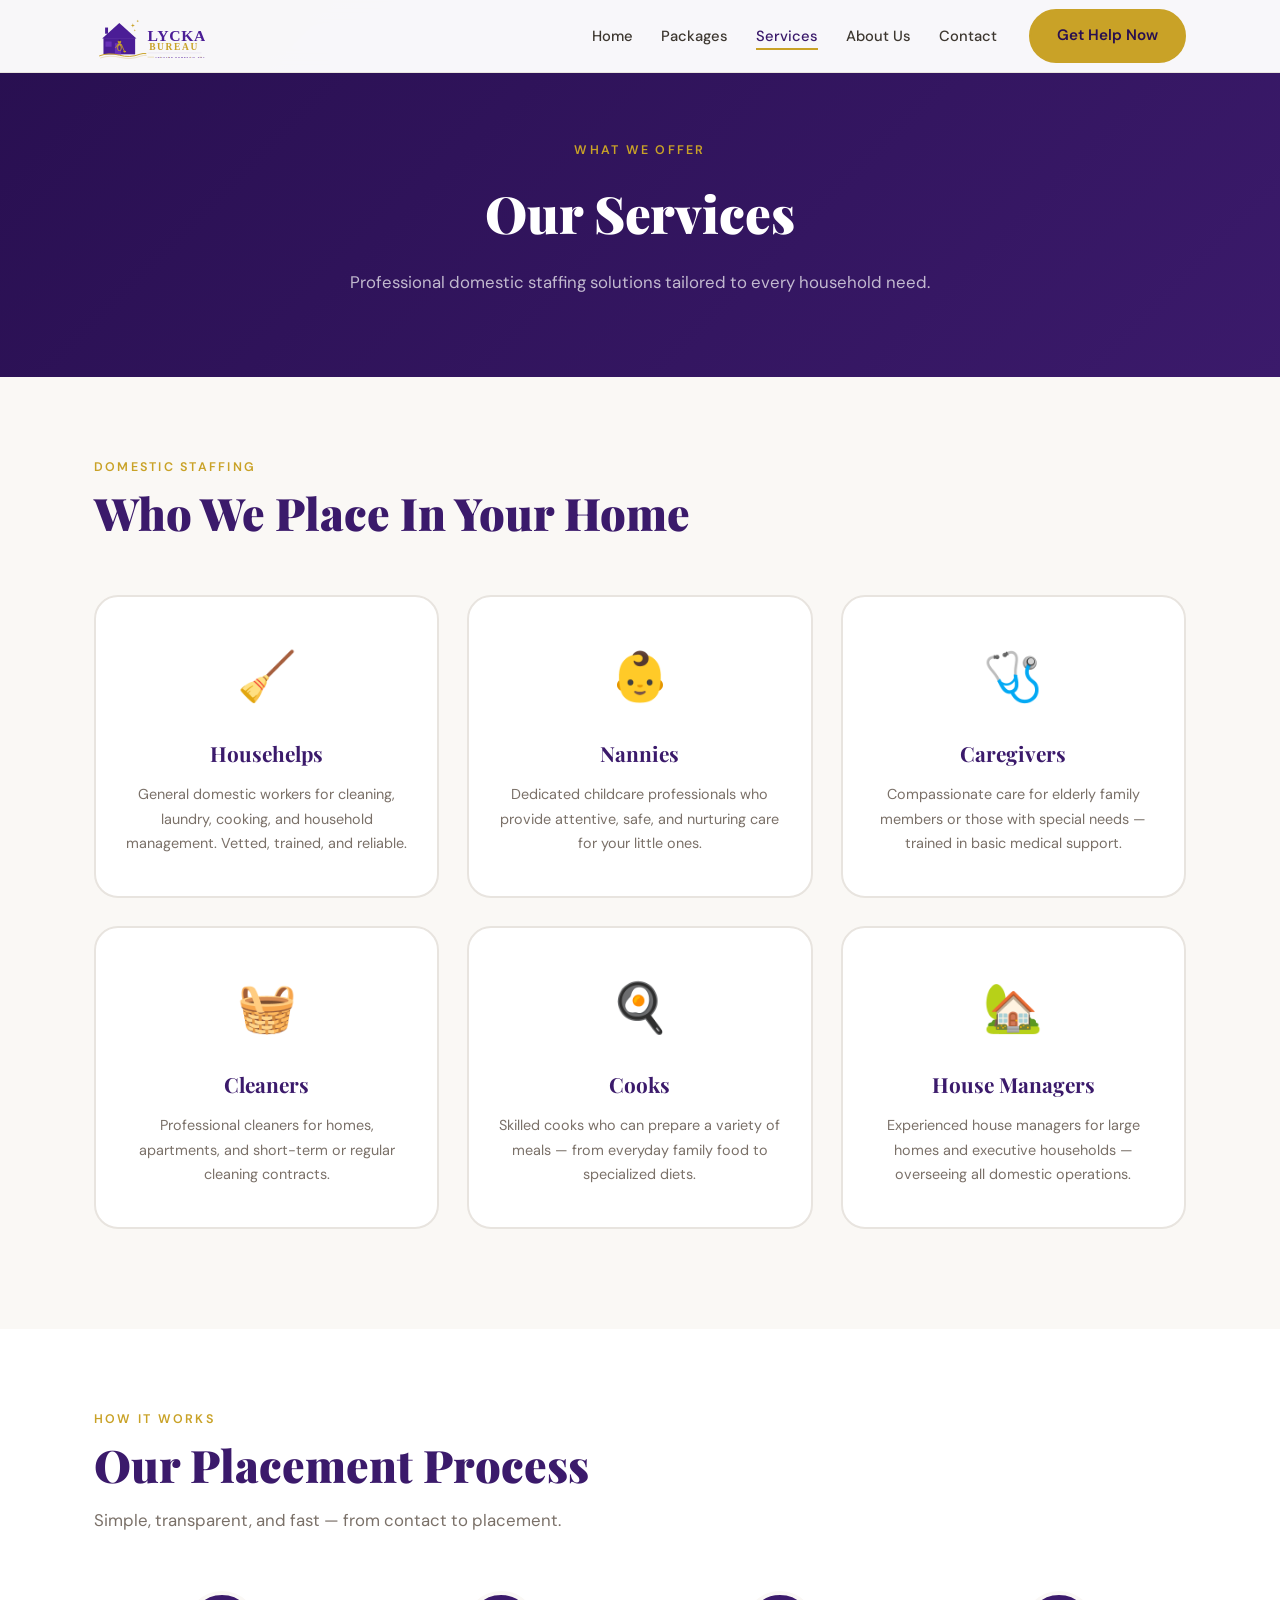
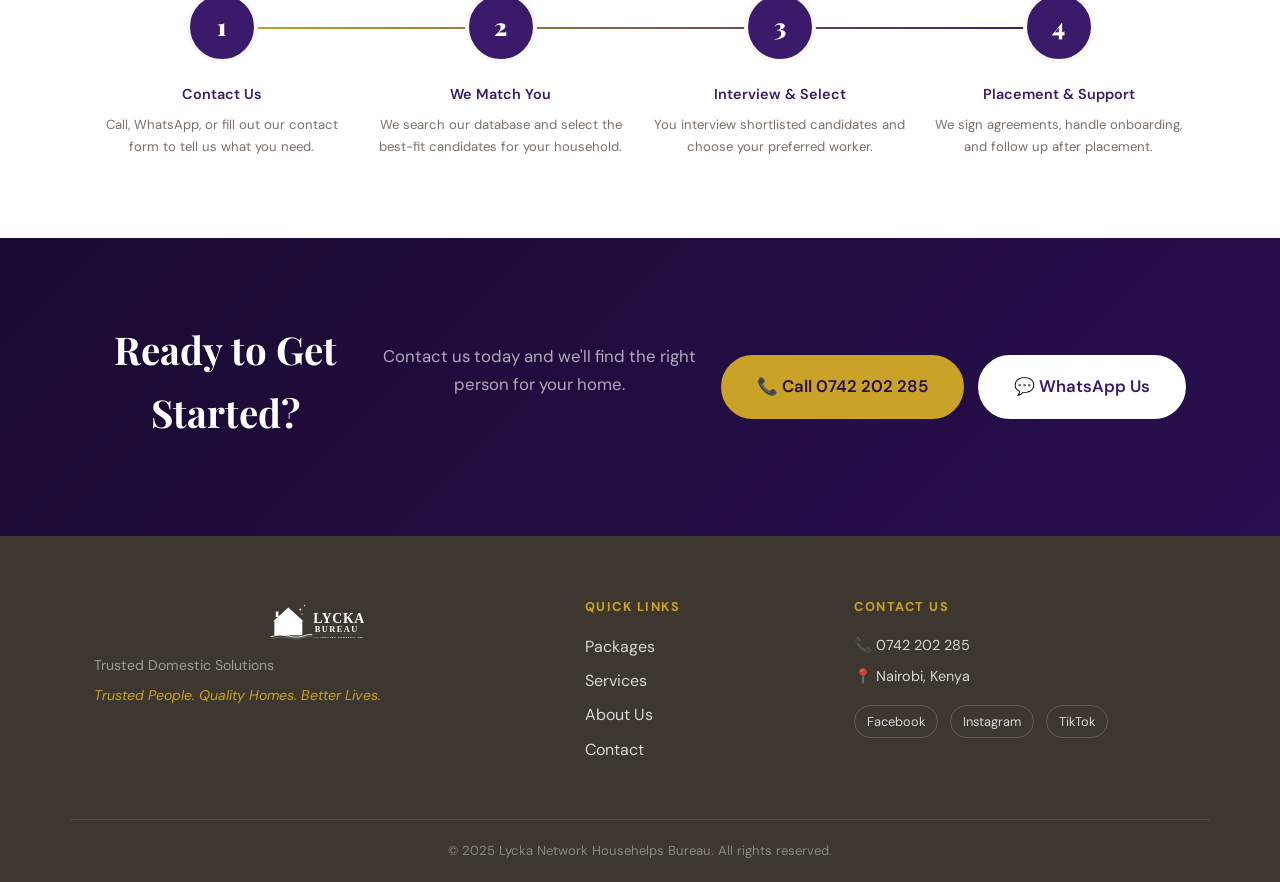
<file: pages/services.html>
<!DOCTYPE html>
<html lang="en">
<head>
  <meta charset="UTF-8" />
  <meta name="viewport" content="width=device-width, initial-scale=1.0" />
  <title>Services – Lycka Network</title>
  <link rel="stylesheet" href="../css/main.css" />
  <link href="https://fonts.googleapis.com/css2?family=Playfair+Display:wght@700;900&family=DM+Sans:wght@300;400;500;600&display=swap" rel="stylesheet" />
  <style>
    .services-section { padding: 80px 0 100px; background: var(--off-white); }

    .services__grid {
      display: grid;
      grid-template-columns: repeat(3, 1fr);
      gap: 28px;
      margin-top: 56px;
    }

    .service-card {
      background: var(--white);
      border-radius: var(--radius-lg);
      padding: 40px 30px;
      border: 2px solid var(--gray-200);
      text-align: center;
      transition: var(--transition);
    }

    .service-card:hover {
      border-color: var(--gold);
      box-shadow: var(--shadow-lg);
      transform: translateY(-8px);
    }

    .service-card__emoji { font-size: 3rem; margin-bottom: 20px; }
    .service-card h3 {
      font-family: 'Playfair Display', serif;
      color: var(--purple);
      font-size: 1.3rem;
      margin-bottom: 12px;
    }
    .service-card p { font-size: 0.9rem; color: var(--gray-500); line-height: 1.7; }

    .process { padding: 80px 0; background: var(--white); }
    .process__steps {
      display: grid;
      grid-template-columns: repeat(4, 1fr);
      gap: 24px;
      margin-top: 56px;
      position: relative;
    }
    .process__steps::before {
      content: '';
      position: absolute;
      top: 36px; left: 12.5%; right: 12.5%;
      height: 2px;
      background: linear-gradient(to right, var(--gold), var(--purple));
    }
    .step {
      text-align: center;
      position: relative;
    }
    .step__num {
      width: 72px; height: 72px;
      background: var(--purple);
      color: var(--white);
      border-radius: 50%;
      display: flex;
      align-items: center;
      justify-content: center;
      font-family: 'Playfair Display', serif;
      font-size: 1.5rem;
      font-weight: 900;
      margin: 0 auto 20px;
      border: 4px solid var(--off-white);
      position: relative;
      z-index: 1;
    }
    .step h4 { font-size: 0.9rem; font-weight: 600; color: var(--purple); margin-bottom: 8px; }
    .step p { font-size: 0.82rem; color: var(--gray-500); }

    @media (max-width: 900px) {
      .services__grid { grid-template-columns: repeat(2, 1fr); }
      .process__steps { grid-template-columns: repeat(2, 1fr); }
      .process__steps::before { display: none; }
    }
    @media (max-width: 600px) {
      .services__grid { grid-template-columns: 1fr; }
      .process__steps { grid-template-columns: 1fr; }
    }
  </style>
</head>
<body>

  <nav class="nav" id="navbar">
    <div class="nav__inner">
      <a href="../index.html" class="nav__logo">
        <img src="../images/logo.svg" alt="Lycka Bureau" style="height:52px;width:auto;display:block;" />
      </a>
      <ul class="nav__links">
        <li><a href="../index.html">Home</a></li>
        <li><a href="packages.html">Packages</a></li>
        <li><a href="services.html" class="active">Services</a></li>
        <li><a href="about.html">About Us</a></li>
        <li><a href="contact.html">Contact</a></li>
      </ul>
      <a href="contact.html" class="btn btn--gold">Get Help Now</a>
      <button class="nav__burger" id="burger" aria-label="Menu"><span></span><span></span><span></span></button>
    </div>
  </nav>

  <div class="page-hero">
    <div class="section-label">What We Offer</div>
    <h1>Our Services</h1>
    <p>Professional domestic staffing solutions tailored to every household need.</p>
  </div>

  <section class="services-section">
    <div class="container">
      <div class="section-label">Domestic Staffing</div>
      <h2 class="section-title">Who We Place In Your Home</h2>

      <div class="services__grid">
        <div class="service-card reveal">
          <div class="service-card__emoji">🧹</div>
          <h3>Househelps</h3>
          <p>General domestic workers for cleaning, laundry, cooking, and household management. Vetted, trained, and reliable.</p>
        </div>
        <div class="service-card reveal">
          <div class="service-card__emoji">👶</div>
          <h3>Nannies</h3>
          <p>Dedicated childcare professionals who provide attentive, safe, and nurturing care for your little ones.</p>
        </div>
        <div class="service-card reveal">
          <div class="service-card__emoji">🩺</div>
          <h3>Caregivers</h3>
          <p>Compassionate care for elderly family members or those with special needs — trained in basic medical support.</p>
        </div>
        <div class="service-card reveal">
          <div class="service-card__emoji">🧺</div>
          <h3>Cleaners</h3>
          <p>Professional cleaners for homes, apartments, and short-term or regular cleaning contracts.</p>
        </div>
        <div class="service-card reveal">
          <div class="service-card__emoji">🍳</div>
          <h3>Cooks</h3>
          <p>Skilled cooks who can prepare a variety of meals — from everyday family food to specialized diets.</p>
        </div>
        <div class="service-card reveal">
          <div class="service-card__emoji">🏡</div>
          <h3>House Managers</h3>
          <p>Experienced house managers for large homes and executive households — overseeing all domestic operations.</p>
        </div>
      </div>
    </div>
  </section>

  <section class="process">
    <div class="container">
      <div class="section-label">How It Works</div>
      <h2 class="section-title">Our Placement Process</h2>
      <p class="section-sub">Simple, transparent, and fast — from contact to placement.</p>

      <div class="process__steps">
        <div class="step reveal">
          <div class="step__num">1</div>
          <h4>Contact Us</h4>
          <p>Call, WhatsApp, or fill out our contact form to tell us what you need.</p>
        </div>
        <div class="step reveal">
          <div class="step__num">2</div>
          <h4>We Match You</h4>
          <p>We search our database and select the best-fit candidates for your household.</p>
        </div>
        <div class="step reveal">
          <div class="step__num">3</div>
          <h4>Interview & Select</h4>
          <p>You interview shortlisted candidates and choose your preferred worker.</p>
        </div>
        <div class="step reveal">
          <div class="step__num">4</div>
          <h4>Placement & Support</h4>
          <p>We sign agreements, handle onboarding, and follow up after placement.</p>
        </div>
      </div>
    </div>
  </section>

  <section class="cta-banner">
    <div class="container">
      <h2>Ready to Get Started?</h2>
      <p>Contact us today and we'll find the right person for your home.</p>
      <a href="tel:0742202285" class="btn btn--gold btn--lg">📞 Call 0742 202 285</a>
      <a href="https://wa.me/254742202285" target="_blank" class="btn btn--white btn--lg">💬 WhatsApp Us</a>
    </div>
  </section>

  <footer class="footer">
    <div class="container footer__inner">
      <div class="footer__brand">
        <div class="nav__logo"><img src="../images/logo.svg" alt="Lycka Bureau" style="height:46px;width:auto;display:block;filter:brightness(0) invert(1);" /></div>
        <p>Trusted Domestic Solutions</p>
        <p class="footer__tagline">Trusted People. Quality Homes. Better Lives.</p>
      </div>
      <div class="footer__links">
        <h4>Quick Links</h4>
        <ul>
          <li><a href="packages.html">Packages</a></li>
          <li><a href="services.html">Services</a></li>
          <li><a href="about.html">About Us</a></li>
          <li><a href="contact.html">Contact</a></li>
        </ul>
      </div>
      <div class="footer__contact">
        <h4>Contact Us</h4>
        <p>📞 <a href="tel:0742202285">0742 202 285</a></p>
        <p>📍 Nairobi, Kenya</p>
        <div class="footer__social"><a href="#">Facebook</a><a href="#">Instagram</a><a href="#">TikTok</a></div>
      </div>
    </div>
    <div class="footer__bottom"><p>© 2025 Lycka Network Househelps Bureau. All rights reserved.</p></div>
  </footer>

  <script src="../js/main.js"></script>
</body>
</html>
</file>
<file: css/main.css>
/* =========================================
   LYCKA NETWORK — Main Stylesheet
   Colors: Deep Purple #3B1A6B, Gold #C9A227, White
   Fonts: Playfair Display + DM Sans
   ========================================= */

:root {
  --purple: #3B1A6B;
  --purple-dark: #280F50;
  --purple-mid: #5C3090;
  --gold: #C9A227;
  --gold-light: #E8C44A;
  --gold-pale: #FDF4DC;
  --white: #FFFFFF;
  --off-white: #FAF8F5;
  --gray-100: #F4F2EF;
  --gray-200: #E8E4DF;
  --gray-500: #7A7068;
  --gray-700: #3D3730;
  --text: #1A1410;
  --radius: 14px;
  --radius-lg: 24px;
  --shadow: 0 8px 40px rgba(59,26,107,0.12);
  --shadow-lg: 0 20px 60px rgba(59,26,107,0.18);
  --transition: 0.3s cubic-bezier(0.4,0,0.2,1);
}

*, *::before, *::after { box-sizing: border-box; margin: 0; padding: 0; }

html { scroll-behavior: smooth; }

body {
  font-family: 'DM Sans', sans-serif;
  color: var(--text);
  background: var(--white);
  line-height: 1.65;
  overflow-x: hidden;
}

img { max-width: 100%; display: block; }
a { color: inherit; text-decoration: none; }
ul { list-style: none; }

/* ---- UTILITIES ---- */
.container { max-width: 1140px; margin: 0 auto; padding: 0 24px; }
.gold { color: var(--gold); }

.section-label {
  font-size: 0.78rem;
  font-weight: 600;
  letter-spacing: 0.18em;
  text-transform: uppercase;
  color: var(--gold);
  margin-bottom: 10px;
}

.section-title {
  font-family: 'Playfair Display', serif;
  font-size: clamp(1.8rem, 4vw, 2.8rem);
  font-weight: 900;
  color: var(--purple);
  line-height: 1.15;
  margin-bottom: 16px;
}

.section-sub {
  font-size: 1.05rem;
  color: var(--gray-500);
  max-width: 560px;
  margin-bottom: 48px;
}

/* ---- BUTTONS ---- */
.btn {
  display: inline-flex;
  align-items: center;
  gap: 8px;
  padding: 12px 26px;
  border-radius: 50px;
  font-family: 'DM Sans', sans-serif;
  font-weight: 600;
  font-size: 0.95rem;
  cursor: pointer;
  transition: var(--transition);
  border: 2px solid transparent;
  white-space: nowrap;
}

.btn--lg { padding: 16px 34px; font-size: 1.05rem; }
.btn--sm { padding: 9px 20px; font-size: 0.875rem; }

.btn--gold {
  background: var(--gold);
  color: var(--purple-dark);
  border-color: var(--gold);
}
.btn--gold:hover { background: var(--gold-light); border-color: var(--gold-light); transform: translateY(-2px); box-shadow: 0 8px 24px rgba(201,162,39,0.35); }

.btn--purple {
  background: var(--purple);
  color: var(--white);
  border-color: var(--purple);
}
.btn--purple:hover { background: var(--purple-mid); border-color: var(--purple-mid); transform: translateY(-2px); }

.btn--outline {
  background: transparent;
  color: var(--white);
  border-color: rgba(255,255,255,0.5);
}
.btn--outline:hover { background: rgba(255,255,255,0.12); border-color: var(--white); }

.btn--ghost {
  background: transparent;
  color: var(--purple);
  border-color: var(--purple);
}
.btn--ghost:hover { background: var(--purple); color: var(--white); }

.btn--white {
  background: var(--white);
  color: var(--purple);
  border-color: var(--white);
}
.btn--white:hover { background: var(--off-white); transform: translateY(-2px); }

/* ---- NAV ---- */
.nav {
  position: fixed;
  top: 0; left: 0; right: 0;
  z-index: 100;
  background: rgba(255,255,255,0.97);
  backdrop-filter: blur(10px);
  border-bottom: 1px solid var(--gray-200);
  transition: var(--transition);
}

.nav.scrolled { box-shadow: 0 4px 20px rgba(0,0,0,0.08); }

.nav__inner {
  max-width: 1140px;
  margin: 0 auto;
  padding: 0 24px;
  height: 72px;
  display: flex;
  align-items: center;
  gap: 32px;
}

.nav__logo { display: flex; flex-direction: column; line-height: 1; }



.nav__links {
  display: flex;
  gap: 28px;
  margin-left: auto;
}

.nav__links a {
  font-size: 0.92rem;
  font-weight: 500;
  color: var(--gray-700);
  transition: color 0.2s;
  position: relative;
}

.nav__links a::after {
  content: '';
  position: absolute;
  bottom: -4px; left: 0;
  width: 0; height: 2px;
  background: var(--gold);
  transition: width 0.25s;
}

.nav__links a:hover,
.nav__links a.active { color: var(--purple); }
.nav__links a:hover::after,
.nav__links a.active::after { width: 100%; }

.nav__burger {
  display: none;
  flex-direction: column;
  gap: 5px;
  background: none;
  border: none;
  cursor: pointer;
  padding: 4px;
  margin-left: auto;
}
.nav__burger span {
  display: block;
  width: 24px; height: 2px;
  background: var(--purple);
  transition: var(--transition);
}

/* ---- HERO ---- */
.hero {
  min-height: 100vh;
  background: linear-gradient(135deg, var(--purple-dark) 0%, var(--purple) 55%, #6B3AAA 100%);
  padding: 120px 24px 80px;
  display: flex;
  align-items: center;
  gap: 60px;
  max-width: 1140px;
  margin: 0 auto;
  position: relative;
}

.hero::before {
  content: '';
  position: fixed;
  top: 0; left: 0; right: 0;
  height: 100vh;
  background: linear-gradient(135deg, var(--purple-dark) 0%, var(--purple) 55%, #6B3AAA 100%);
  z-index: -1;
}

body > .hero {
  max-width: 100%;
  background: linear-gradient(135deg, var(--purple-dark) 0%, var(--purple) 55%, #6B3AAA 100%);
}

/* Fix hero to fill viewport width */
.hero {
  max-width: 100%;
  padding: 120px 0 80px;
}

.hero__bg-pattern {
  position: absolute;
  inset: 0;
  background-image: radial-gradient(circle at 20% 50%, rgba(201,162,39,0.08) 0%, transparent 50%),
                    radial-gradient(circle at 80% 20%, rgba(255,255,255,0.05) 0%, transparent 40%);
  pointer-events: none;
}

.hero__content {
  flex: 1;
  max-width: 600px;
  margin-left: max(24px, calc((100vw - 1140px)/2));
  position: relative;
  z-index: 1;
}

.hero__eyebrow {
  font-size: 0.8rem;
  font-weight: 600;
  letter-spacing: 0.2em;
  text-transform: uppercase;
  color: var(--gold);
  margin-bottom: 20px;
  opacity: 0;
  animation: fadeUp 0.7s 0.1s forwards;
}

.hero__title {
  font-family: 'Playfair Display', serif;
  font-size: clamp(2.4rem, 5.5vw, 4rem);
  font-weight: 900;
  color: var(--white);
  line-height: 1.1;
  margin-bottom: 24px;
  opacity: 0;
  animation: fadeUp 0.7s 0.25s forwards;
}

.hero__sub {
  font-size: 1.1rem;
  color: rgba(255,255,255,0.78);
  max-width: 480px;
  margin-bottom: 36px;
  opacity: 0;
  animation: fadeUp 0.7s 0.4s forwards;
}

.hero__cta {
  display: flex;
  gap: 14px;
  flex-wrap: wrap;
  margin-bottom: 56px;
  opacity: 0;
  animation: fadeUp 0.7s 0.55s forwards;
}

.hero__trust {
  display: flex;
  gap: 36px;
  flex-wrap: wrap;
  opacity: 0;
  animation: fadeUp 0.7s 0.7s forwards;
}

.trust-item {
  display: flex;
  flex-direction: column;
  gap: 2px;
}

.trust-num {
  font-family: 'Playfair Display', serif;
  font-size: 2rem;
  font-weight: 900;
  color: var(--gold);
}

.trust-item span:last-child {
  font-size: 0.82rem;
  color: rgba(255,255,255,0.6);
  text-transform: uppercase;
  letter-spacing: 0.05em;
}

.hero__visual {
  flex: 0 0 320px;
  display: flex;
  flex-direction: column;
  gap: 16px;
  margin-right: max(24px, calc((100vw - 1140px)/2));
  opacity: 0;
  animation: fadeIn 0.9s 0.8s forwards;
}

.hero__card {
  background: rgba(255,255,255,0.08);
  border: 1px solid rgba(255,255,255,0.15);
  backdrop-filter: blur(8px);
  border-radius: var(--radius);
  padding: 20px 24px;
  display: flex;
  align-items: center;
  gap: 16px;
  transition: var(--transition);
}

.hero__card:hover {
  background: rgba(255,255,255,0.14);
  transform: translateX(-6px);
}

.card-icon { font-size: 1.8rem; }

.hero__card p {
  font-size: 0.85rem;
  color: rgba(255,255,255,0.7);
  margin-bottom: 2px;
}

.hero__card strong {
  font-size: 1rem;
  color: var(--gold);
  font-weight: 600;
}

/* ---- WHY ---- */
.why {
  padding: 100px 0;
  background: var(--off-white);
}

.why__grid {
  display: grid;
  grid-template-columns: repeat(3, 1fr);
  gap: 28px;
  margin-top: 56px;
}

.why__item {
  background: var(--white);
  border-radius: var(--radius);
  padding: 32px 28px;
  border: 1px solid var(--gray-200);
  transition: var(--transition);
}

.why__item:hover {
  transform: translateY(-6px);
  box-shadow: var(--shadow);
  border-color: var(--gold);
}

.why__icon { font-size: 2.2rem; margin-bottom: 16px; }

.why__item h3 {
  font-family: 'Playfair Display', serif;
  font-size: 1.15rem;
  color: var(--purple);
  margin-bottom: 10px;
}

.why__item p { font-size: 0.92rem; color: var(--gray-500); line-height: 1.7; }

/* ---- PACKAGES PREVIEW ---- */
.packages-preview {
  padding: 100px 0;
  background: var(--white);
}

.pkg__grid {
  display: grid;
  grid-template-columns: repeat(3, 1fr);
  gap: 24px;
  margin-top: 48px;
}

.pkg-card {
  border: 2px solid var(--gray-200);
  border-radius: var(--radius-lg);
  padding: 32px 28px;
  position: relative;
  transition: var(--transition);
  background: var(--white);
}

.pkg-card:hover {
  border-color: var(--purple);
  box-shadow: var(--shadow);
  transform: translateY(-6px);
}

.pkg-card--featured {
  border-color: var(--gold);
  background: var(--gold-pale);
  box-shadow: var(--shadow);
}

.pkg-card__badge {
  width: 36px; height: 36px;
  background: var(--purple);
  color: var(--white);
  border-radius: 50%;
  display: flex;
  align-items: center;
  justify-content: center;
  font-weight: 700;
  font-size: 0.9rem;
  margin-bottom: 16px;
}

.pkg-card--featured .pkg-card__badge { background: var(--gold); color: var(--purple-dark); }

.pkg-card__popular {
  position: absolute;
  top: -13px; right: 20px;
  background: var(--gold);
  color: var(--purple-dark);
  font-size: 0.72rem;
  font-weight: 700;
  letter-spacing: 0.08em;
  text-transform: uppercase;
  padding: 4px 12px;
  border-radius: 50px;
}

.pkg-card h3 {
  font-family: 'Playfair Display', serif;
  font-size: 1.3rem;
  color: var(--purple);
  margin-bottom: 6px;
}

.pkg-card__sub { font-size: 0.82rem; color: var(--gray-500); margin-bottom: 16px; }

.pkg-card__price {
  font-size: 1.2rem;
  font-weight: 700;
  color: var(--gold);
  margin-bottom: 20px;
  padding-bottom: 20px;
  border-bottom: 1px solid var(--gray-200);
}

.pkg-card ul { margin-bottom: 24px; }
.pkg-card ul li { font-size: 0.88rem; color: var(--gray-700); padding: 5px 0; }

.packages-preview__more { text-align: center; margin-top: 40px; }

/* ---- COVERAGE ---- */
.coverage {
  padding: 80px 0;
  background: var(--purple);
  text-align: center;
}

.coverage .section-title { color: var(--white); }
.coverage .section-label { color: var(--gold); }

.coverage__grid {
  display: flex;
  flex-wrap: wrap;
  gap: 12px;
  justify-content: center;
  margin-top: 40px;
}

.coverage__grid span {
  padding: 8px 20px;
  border: 1px solid rgba(255,255,255,0.25);
  border-radius: 50px;
  font-size: 0.88rem;
  color: rgba(255,255,255,0.85);
  transition: var(--transition);
}

.coverage__grid span:hover {
  background: rgba(255,255,255,0.1);
  border-color: var(--gold);
  color: var(--gold);
}

.coverage__grid .more { color: var(--gold); border-color: var(--gold); }

/* ---- CTA BANNER ---- */
.cta-banner {
  padding: 80px 24px;
  background: linear-gradient(135deg, #1A0A30 0%, var(--purple-dark) 100%);
  text-align: center;
}

.cta-banner h2 {
  font-family: 'Playfair Display', serif;
  font-size: clamp(1.6rem, 3.5vw, 2.4rem);
  color: var(--white);
  margin-bottom: 12px;
}

.cta-banner p { color: rgba(255,255,255,0.65); margin-bottom: 32px; font-size: 1.05rem; }

.cta-banner .container { display: flex; flex-direction: column; align-items: center; gap: 14px; }

@media (min-width: 600px) {
  .cta-banner .container { flex-direction: row; justify-content: center; }
}

/* ---- FOOTER ---- */
.footer {
  background: var(--gray-700);
  color: rgba(255,255,255,0.8);
  padding: 60px 0 0;
}

.footer__inner {
  display: grid;
  grid-template-columns: 2fr 1fr 1.5fr;
  gap: 48px;
  padding-bottom: 48px;
}

.footer__brand p { font-size: 0.88rem; margin-top: 12px; color: rgba(255,255,255,0.5); }
.footer__tagline { font-style: italic; color: var(--gold) !important; margin-top: 6px !important; }

.footer__links h4,
.footer__contact h4 {
  font-size: 0.8rem;
  letter-spacing: 0.12em;
  text-transform: uppercase;
  color: var(--gold);
  margin-bottom: 16px;
}

.footer__links ul li { margin-bottom: 8px; }
.footer__links a:hover { color: var(--gold); }

.footer__contact p { font-size: 0.9rem; margin-bottom: 8px; }
.footer__contact a:hover { color: var(--gold); }

.footer__social { display: flex; gap: 12px; margin-top: 16px; }
.footer__social a {
  font-size: 0.8rem;
  padding: 5px 12px;
  border: 1px solid rgba(255,255,255,0.2);
  border-radius: 50px;
  transition: var(--transition);
}
.footer__social a:hover { border-color: var(--gold); color: var(--gold); }

.footer__bottom {
  border-top: 1px solid rgba(255,255,255,0.1);
  padding: 20px 24px;
  text-align: center;
  font-size: 0.82rem;
  color: rgba(255,255,255,0.4);
  max-width: 1140px;
  margin: 0 auto;
}

/* ---- PAGE HERO (inner pages) ---- */
.page-hero {
  background: linear-gradient(135deg, var(--purple-dark), var(--purple));
  padding: 140px 24px 80px;
  text-align: center;
}

.page-hero h1 {
  font-family: 'Playfair Display', serif;
  font-size: clamp(2rem, 5vw, 3.2rem);
  color: var(--white);
  font-weight: 900;
  margin-bottom: 14px;
}

.page-hero p { color: rgba(255,255,255,0.7); font-size: 1.05rem; }

/* ---- ANIMATIONS ---- */
@keyframes fadeUp {
  from { opacity: 0; transform: translateY(28px); }
  to { opacity: 1; transform: translateY(0); }
}

@keyframes fadeIn {
  from { opacity: 0; }
  to { opacity: 1; }
}

/* ---- SCROLL REVEAL ---- */
.reveal {
  opacity: 0;
  transform: translateY(30px);
  transition: opacity 0.6s ease, transform 0.6s ease;
}
.reveal.visible {
  opacity: 1;
  transform: none;
}

/* ---- RESPONSIVE ---- */
@media (max-width: 900px) {
  .why__grid { grid-template-columns: repeat(2, 1fr); }
  .pkg__grid { grid-template-columns: 1fr; max-width: 480px; margin-left: auto; margin-right: auto; }
  .hero { flex-direction: column; min-height: auto; }
  .hero__visual { flex: none; width: 100%; flex-direction: row; flex-wrap: wrap; margin-right: 0; }
  .hero__card { flex: 1 1 200px; }
  .hero__content { margin-left: 24px; margin-right: 24px; max-width: 100%; }
  .footer__inner { grid-template-columns: 1fr 1fr; }
}

@media (max-width: 640px) {
  .nav__links, .nav > .btn { display: none; }
  .nav__burger { display: flex; }
  .nav__inner { gap: 0; }

  .why__grid { grid-template-columns: 1fr; }
  .hero__visual { flex-direction: column; }
  .hero__cta { flex-direction: column; }
  .footer__inner { grid-template-columns: 1fr; }
  .hero__trust { gap: 20px; }
}

/* Mobile nav open state */
.nav--open .nav__links {
  display: flex;
  flex-direction: column;
  position: fixed;
  top: 72px; left: 0; right: 0;
  background: var(--white);
  padding: 24px;
  border-bottom: 2px solid var(--gold);
  box-shadow: var(--shadow-lg);
  z-index: 99;
  gap: 20px;
}

/* SVG Logo in nav */
.nav__logo { display: flex; align-items: center; }
.nav__logo-img { height: 48px; width: auto; display: block; }

.nav__logo img { height: 52px; width: auto; display: block; }
</file>
<file: css/packages.css>
/* Packages page styles */

.pkgs-section { padding: 80px 0 100px; background: var(--off-white); }

.pkgs-full__grid {
  display: grid;
  grid-template-columns: repeat(3, 1fr);
  gap: 24px;
  margin-bottom: 60px;
}

.pkgs-card {
  background: var(--white);
  border-radius: var(--radius-lg);
  padding: 36px 30px;
  border: 2px solid var(--gray-200);
  position: relative;
  transition: var(--transition);
}

.pkgs-card:hover {
  border-color: var(--purple);
  box-shadow: var(--shadow-lg);
  transform: translateY(-6px);
}

.pkgs-card--gold {
  border-color: var(--gold);
  background: var(--gold-pale);
}

.pkgs-card--dark {
  background: var(--purple);
  border-color: var(--purple);
  color: var(--white);
}

.pkgs-card--dark h3 { color: var(--white); }
.pkgs-card--dark .pkgs-card__best { color: rgba(255,255,255,0.65); }
.pkgs-card--dark .pkgs-card__price { color: var(--gold); }
.pkgs-card--dark .pkgs-card__features li { color: rgba(255,255,255,0.85); }
.pkgs-card--dark .pkgs-card__num { color: rgba(255,255,255,0.15); }

.pkgs-badge {
  position: absolute;
  top: -13px; left: 50%;
  transform: translateX(-50%);
  background: var(--gold);
  color: var(--purple-dark);
  font-size: 0.75rem;
  font-weight: 700;
  padding: 4px 16px;
  border-radius: 50px;
  white-space: nowrap;
}

.pkgs-card__num {
  font-family: 'Playfair Display', serif;
  font-size: 4rem;
  font-weight: 900;
  color: var(--gray-200);
  line-height: 1;
  margin-bottom: 8px;
}

.pkgs-card h3 {
  font-family: 'Playfair Display', serif;
  font-size: 1.25rem;
  color: var(--purple);
  margin-bottom: 6px;
}

.pkgs-card__best {
  font-size: 0.82rem;
  color: var(--gray-500);
  margin-bottom: 14px;
}

.pkgs-card__price {
  font-size: 1.15rem;
  font-weight: 700;
  color: var(--gold);
  margin-bottom: 20px;
  padding-bottom: 20px;
  border-bottom: 1px solid var(--gray-200);
  line-height: 1.6;
}

.pkgs-card--dark .pkgs-card__price { border-color: rgba(255,255,255,0.15); }

.pkgs-card__features { margin-bottom: 28px; }
.pkgs-card__features li {
  font-size: 0.88rem;
  color: var(--gray-700);
  padding: 6px 0;
  border-bottom: 1px solid var(--gray-100);
}
.pkgs-card--dark .pkgs-card__features li { border-color: rgba(255,255,255,0.08); }

/* ADD-ONS */
.addons {
  background: var(--white);
  border-radius: var(--radius-lg);
  padding: 48px 40px;
  border: 1px solid var(--gray-200);
}

.addons .section-title { margin-bottom: 32px; }

.addons__grid {
  display: grid;
  grid-template-columns: repeat(2, 1fr);
  gap: 20px;
}

.addon-item {
  display: flex;
  gap: 16px;
  align-items: flex-start;
  padding: 20px;
  background: var(--off-white);
  border-radius: var(--radius);
  border: 1px solid var(--gray-200);
  transition: var(--transition);
}

.addon-item:hover {
  border-color: var(--gold);
  background: var(--gold-pale);
}

.addon-icon { font-size: 1.8rem; flex-shrink: 0; }
.addon-item strong { display: block; color: var(--purple); font-size: 0.95rem; margin-bottom: 4px; }
.addon-item p { font-size: 0.88rem; color: var(--gold); font-weight: 600; }

@media (max-width: 900px) {
  .pkgs-full__grid { grid-template-columns: 1fr 1fr; }
}

@media (max-width: 640px) {
  .pkgs-full__grid { grid-template-columns: 1fr; }
  .addons__grid { grid-template-columns: 1fr; }
  .addons { padding: 32px 24px; }
}
</file>
